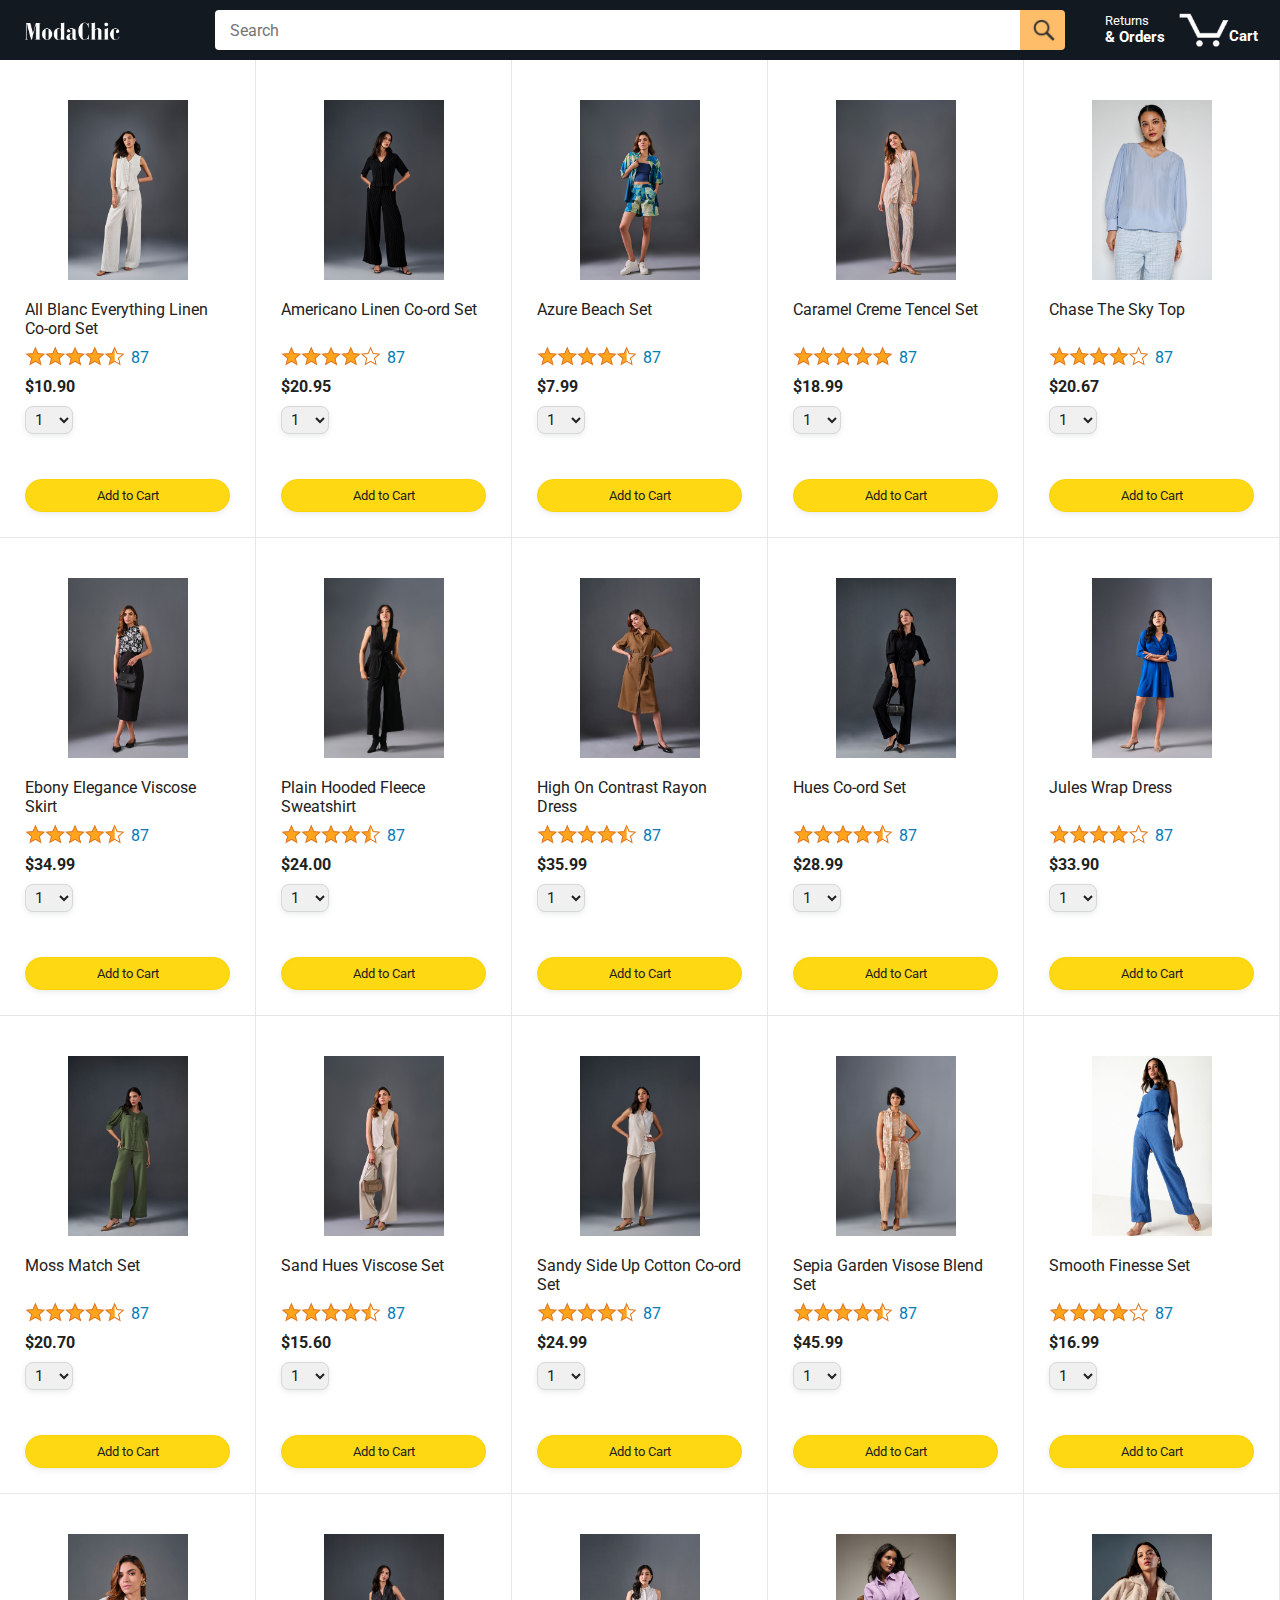
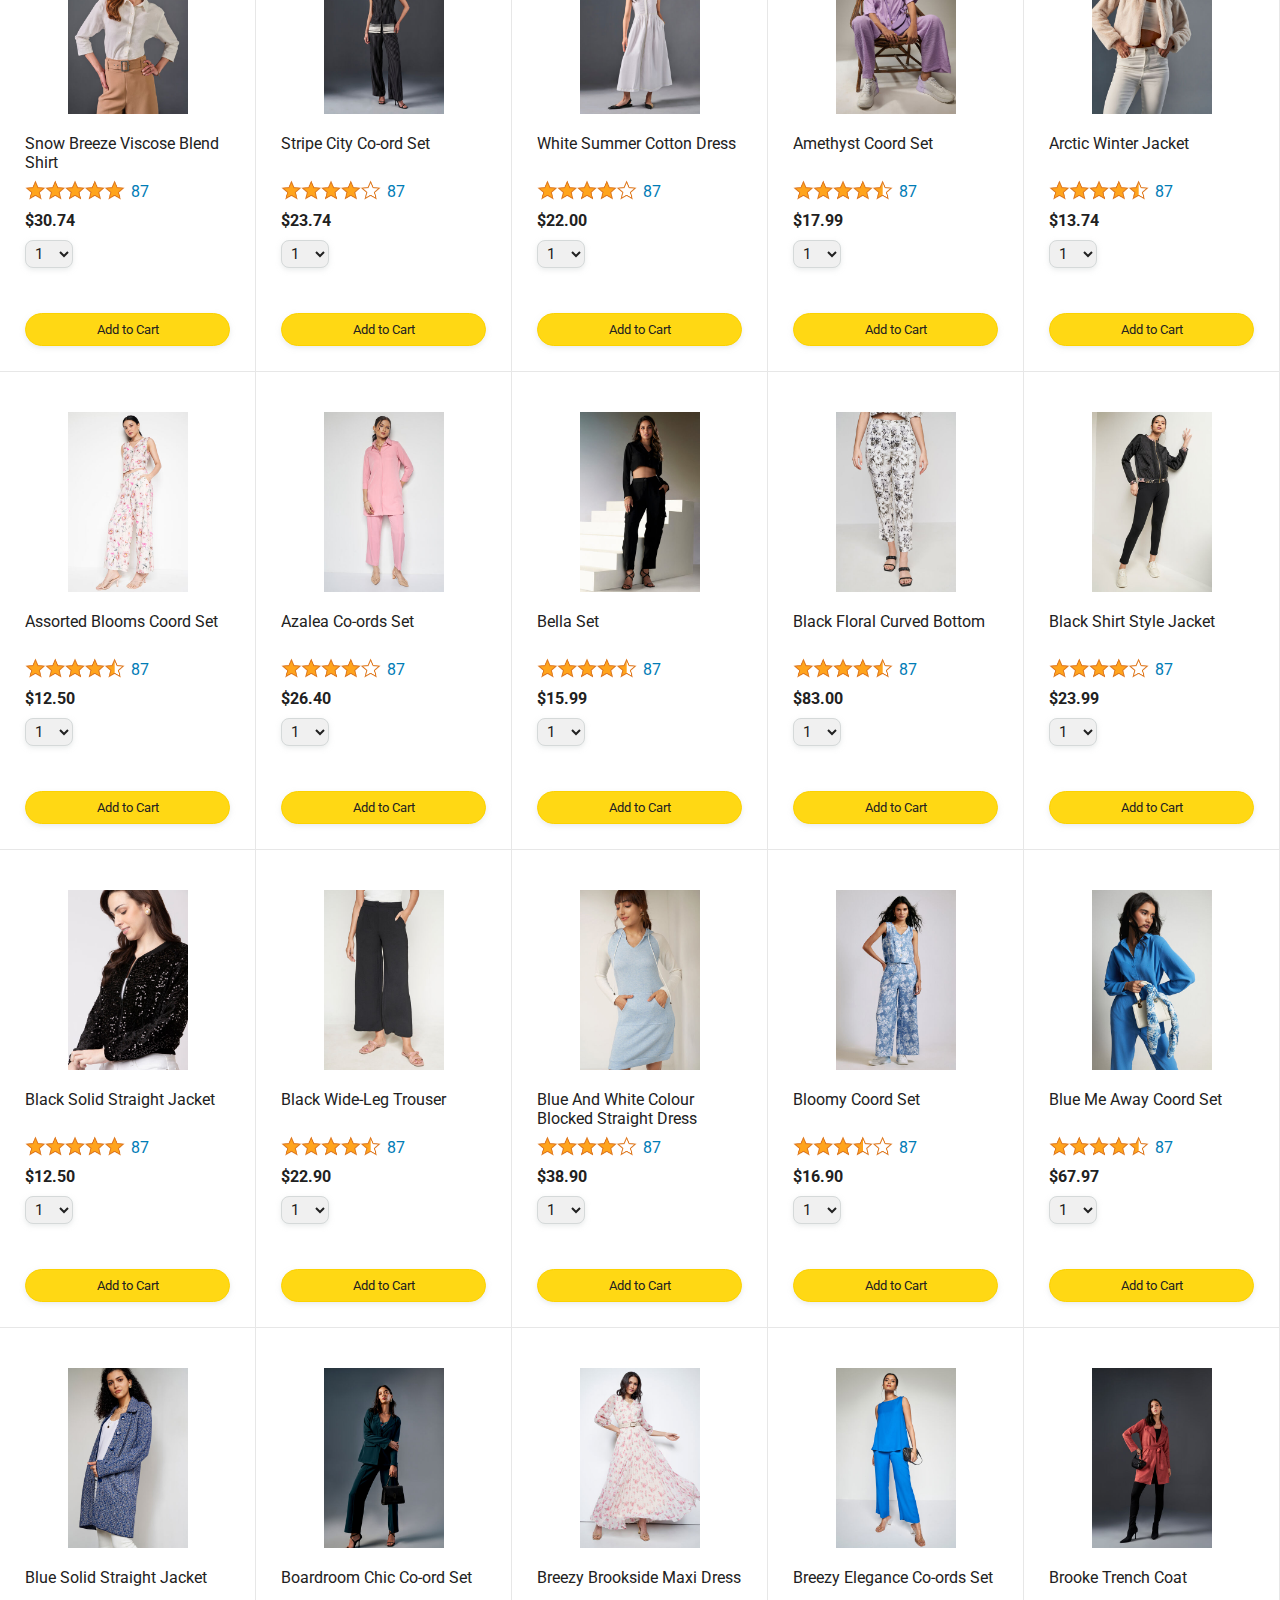
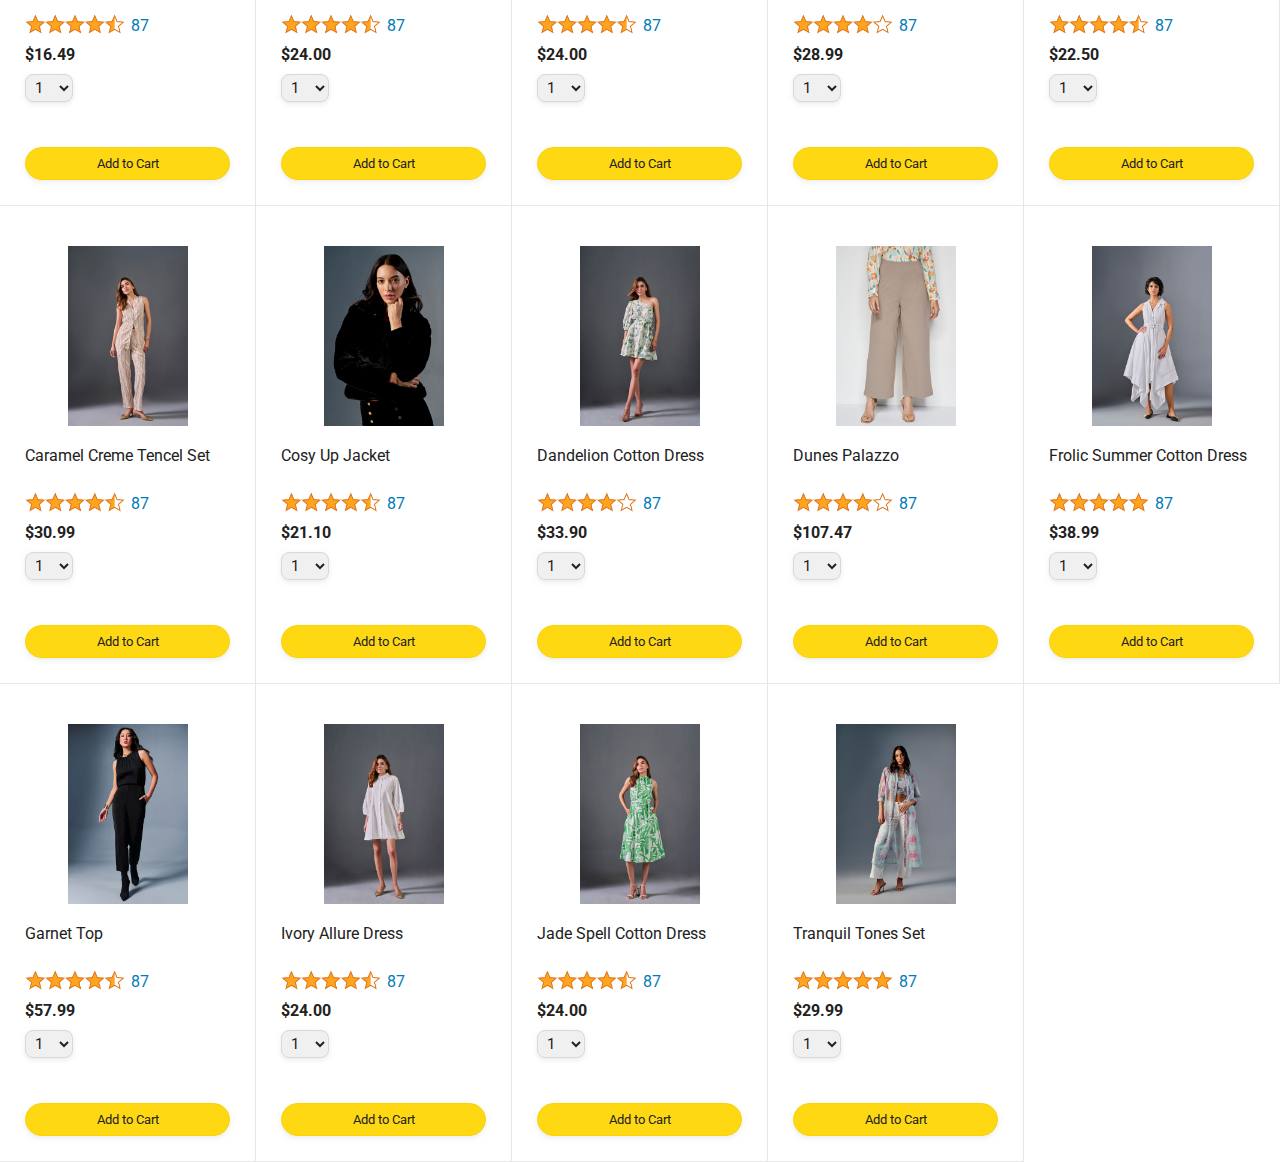
<file: javascript-amazon-project-main/index.html>
<!DOCTYPE html>
<html>
  <head>
    <title>Amazon Project</title>

    <!-- This code is needed for responsive design to work.
      (Responsive design = make the website look good on
      smaller screen sizes like a phone or a tablet). -->
    <meta name="viewport" content="width=device-width, initial-scale=1">

    <!-- Load a font called Roboto from Google Fonts. -->
    <link rel="preconnect" href="https://fonts.googleapis.com">
    <link rel="preconnect" href="https://fonts.gstatic.com" crossorigin>
    <link href="https://fonts.googleapis.com/css2?family=Roboto:wght@400;500;700&display=swap" rel="stylesheet">

    <!-- Here are the CSS files for this page. -->
    <link rel="stylesheet" href="styles/shared/general.css">
    <link rel="stylesheet" href="styles/shared/amazon-header.css">
    <link rel="stylesheet" href="styles/pages/amazon.css">
  </head>
  <body>
    <div class="amazon-header">
      <div class="amazon-header-left-section">
        <a href="amazon.html" class="header-link">
          <img class="amazon-logo"
            src="images/moda chic full white.png ">
          <img  style="width: 100px; height: 30px; "   class="amazon-mobile-logo"
            src="images/moda chic full white.png">
        </a>
      </div>

      <div class="amazon-header-middle-section">
        <input class="search-bar" type="text" placeholder="Search">

        <button class="search-button">
          <img class="search-icon" src="images/icons/search-icon.png">
        </button>
      </div>

      <div class="amazon-header-right-section">
        <a class="orders-link header-link" href="orders.html">
          <span class="returns-text">Returns</span>
          <span class="orders-text">& Orders</span>
        </a>

        <a class="cart-link header-link" href="checkout.html">
          <img class="cart-icon" src="images/icons/cart-icon.png">
          <div class="cart-quantity js-cart-quantity"></div>
          <div class="cart-text">Cart</div>
        </a>
      </div>
    </div>
    
    <div class="main">
      <div class="products-grid js-products-grid">
         
      </div>
    </div>

    
    <script type="module" src = "/scripts/amazon.js"></script> 
    <!-- entry point -->
  </body>
</html>
</file>
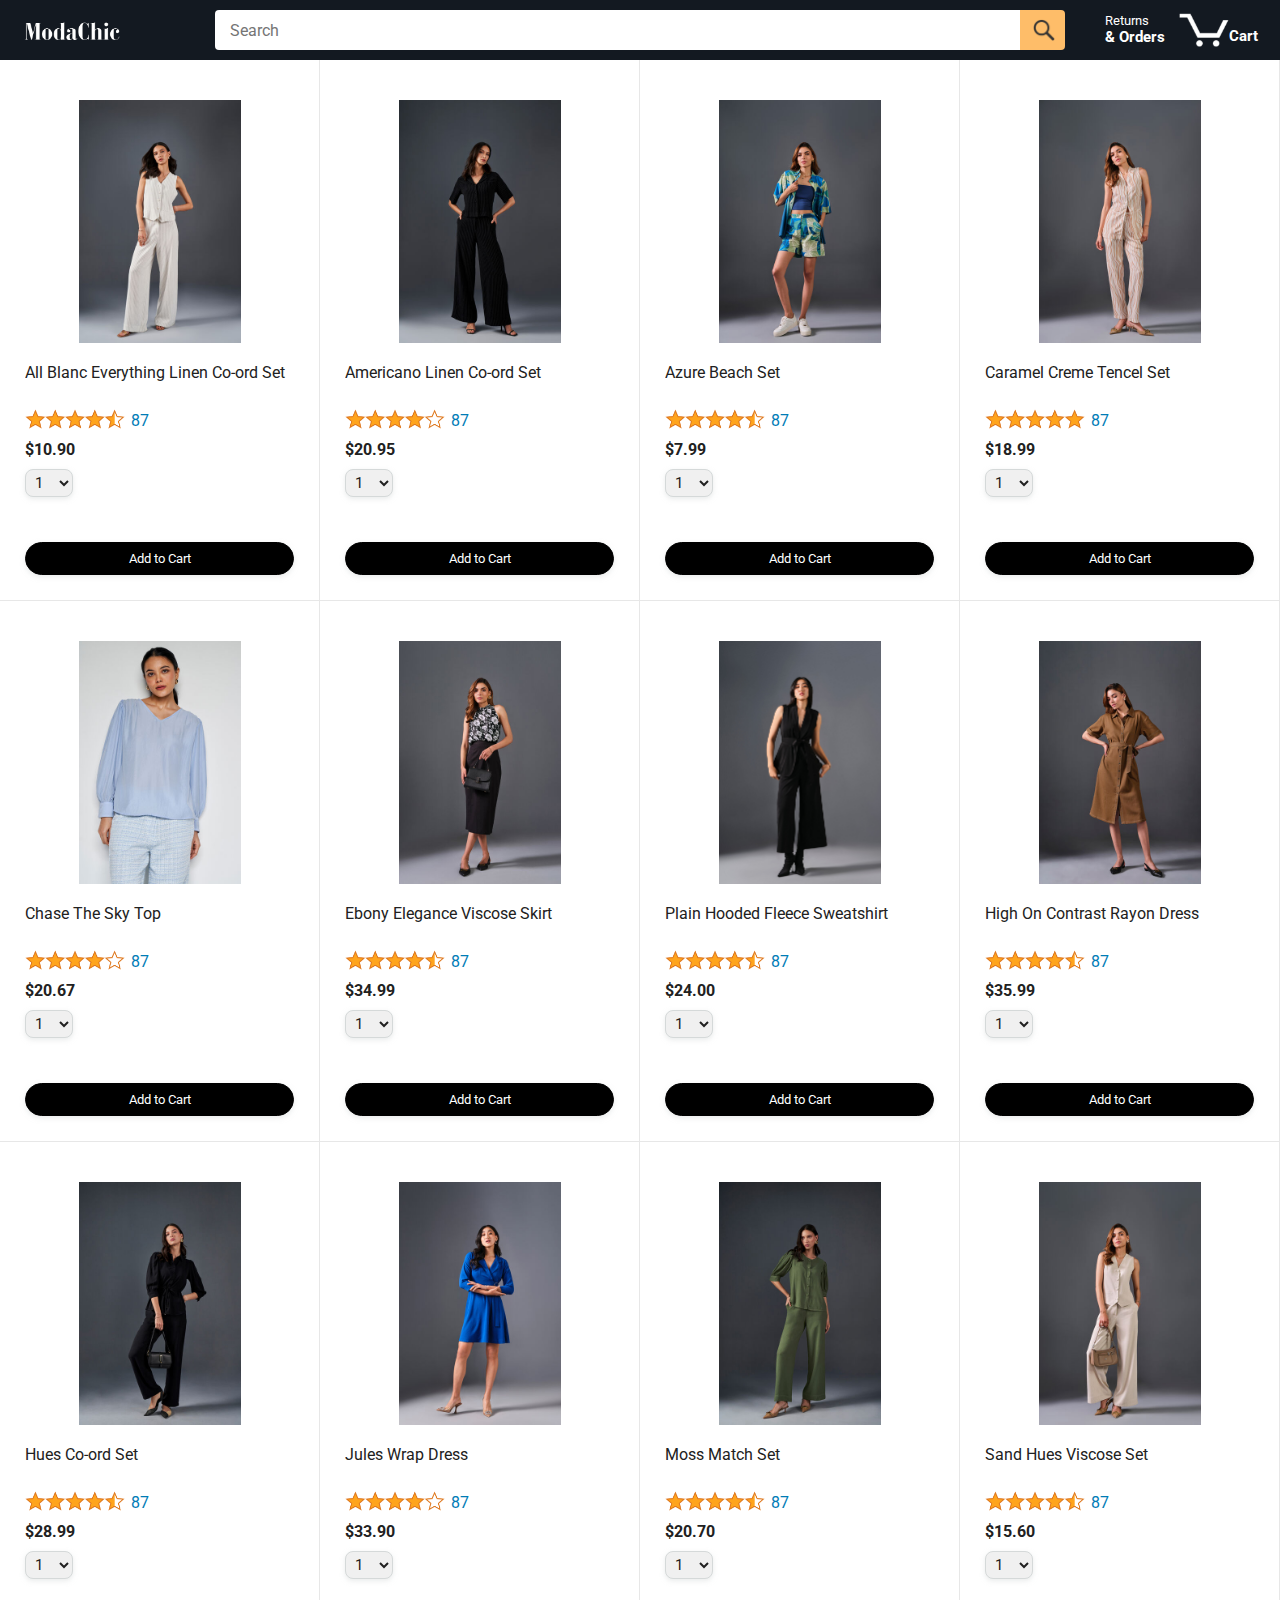
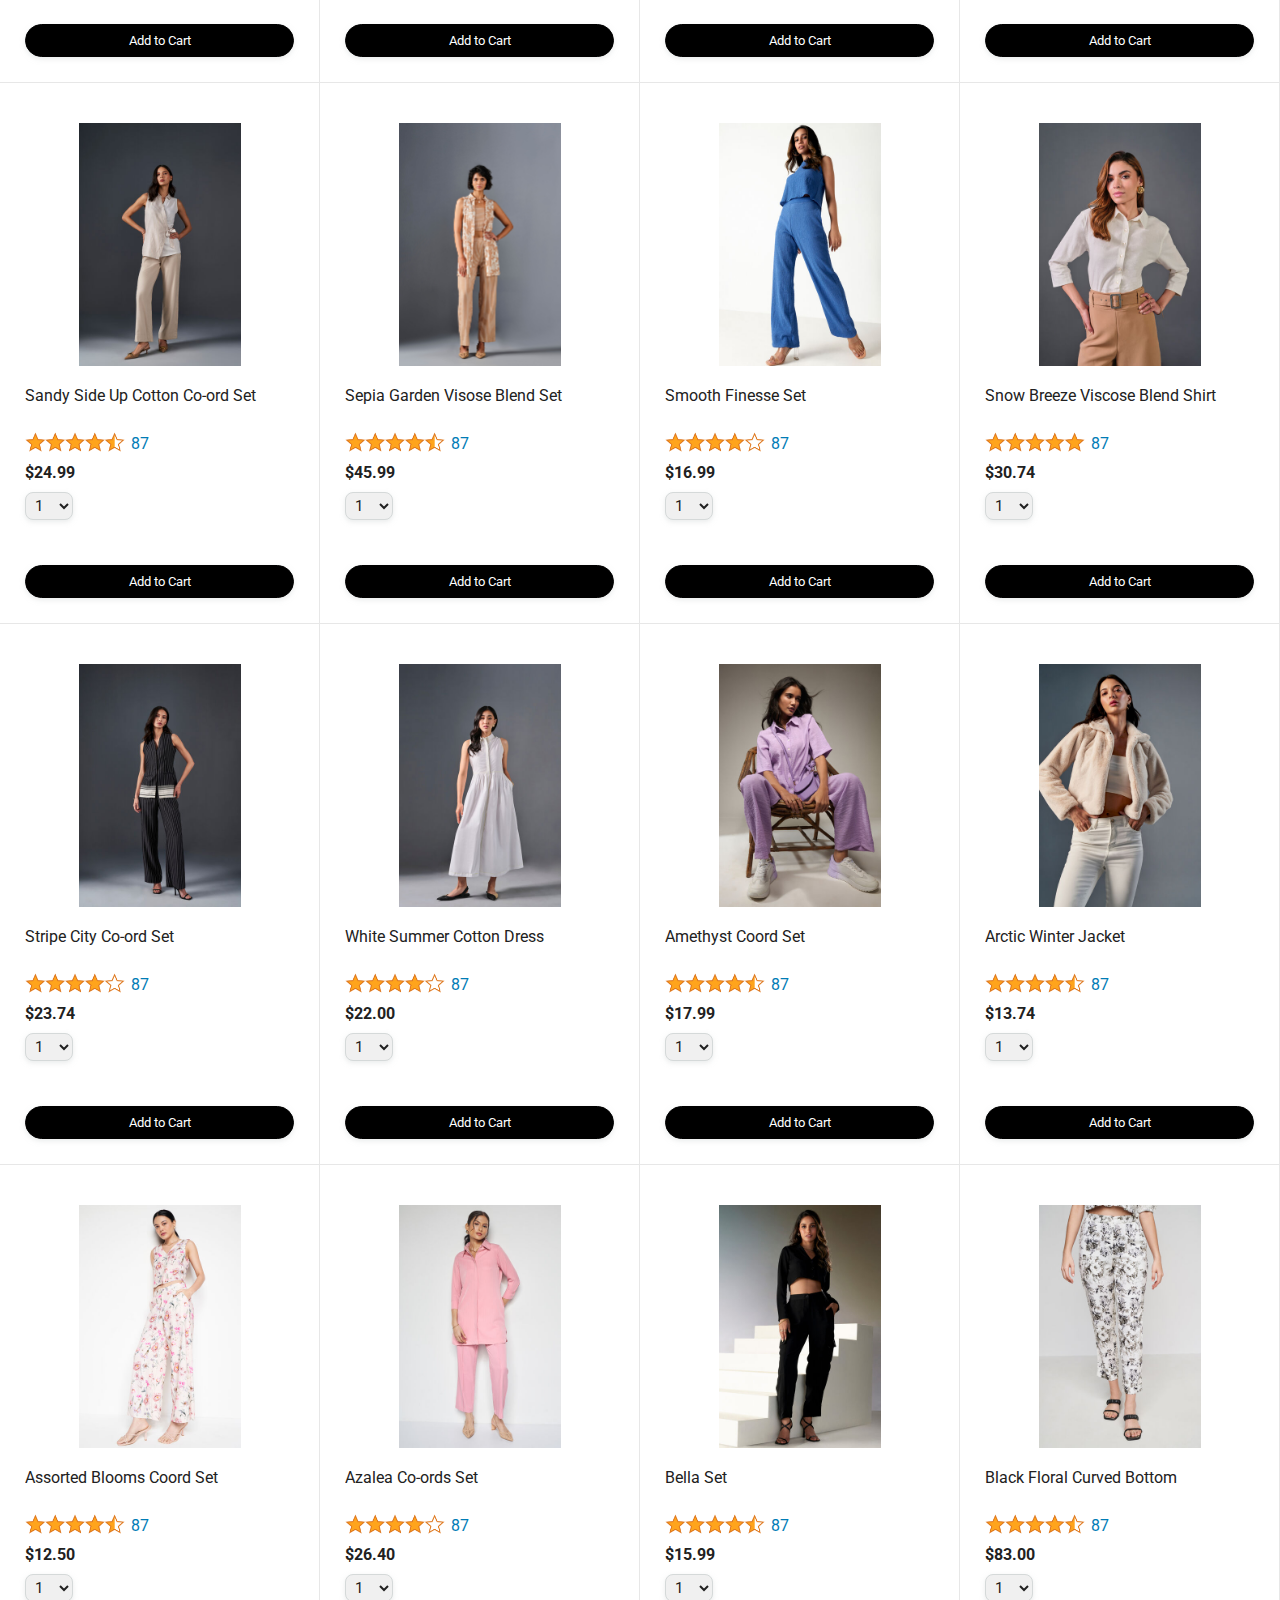
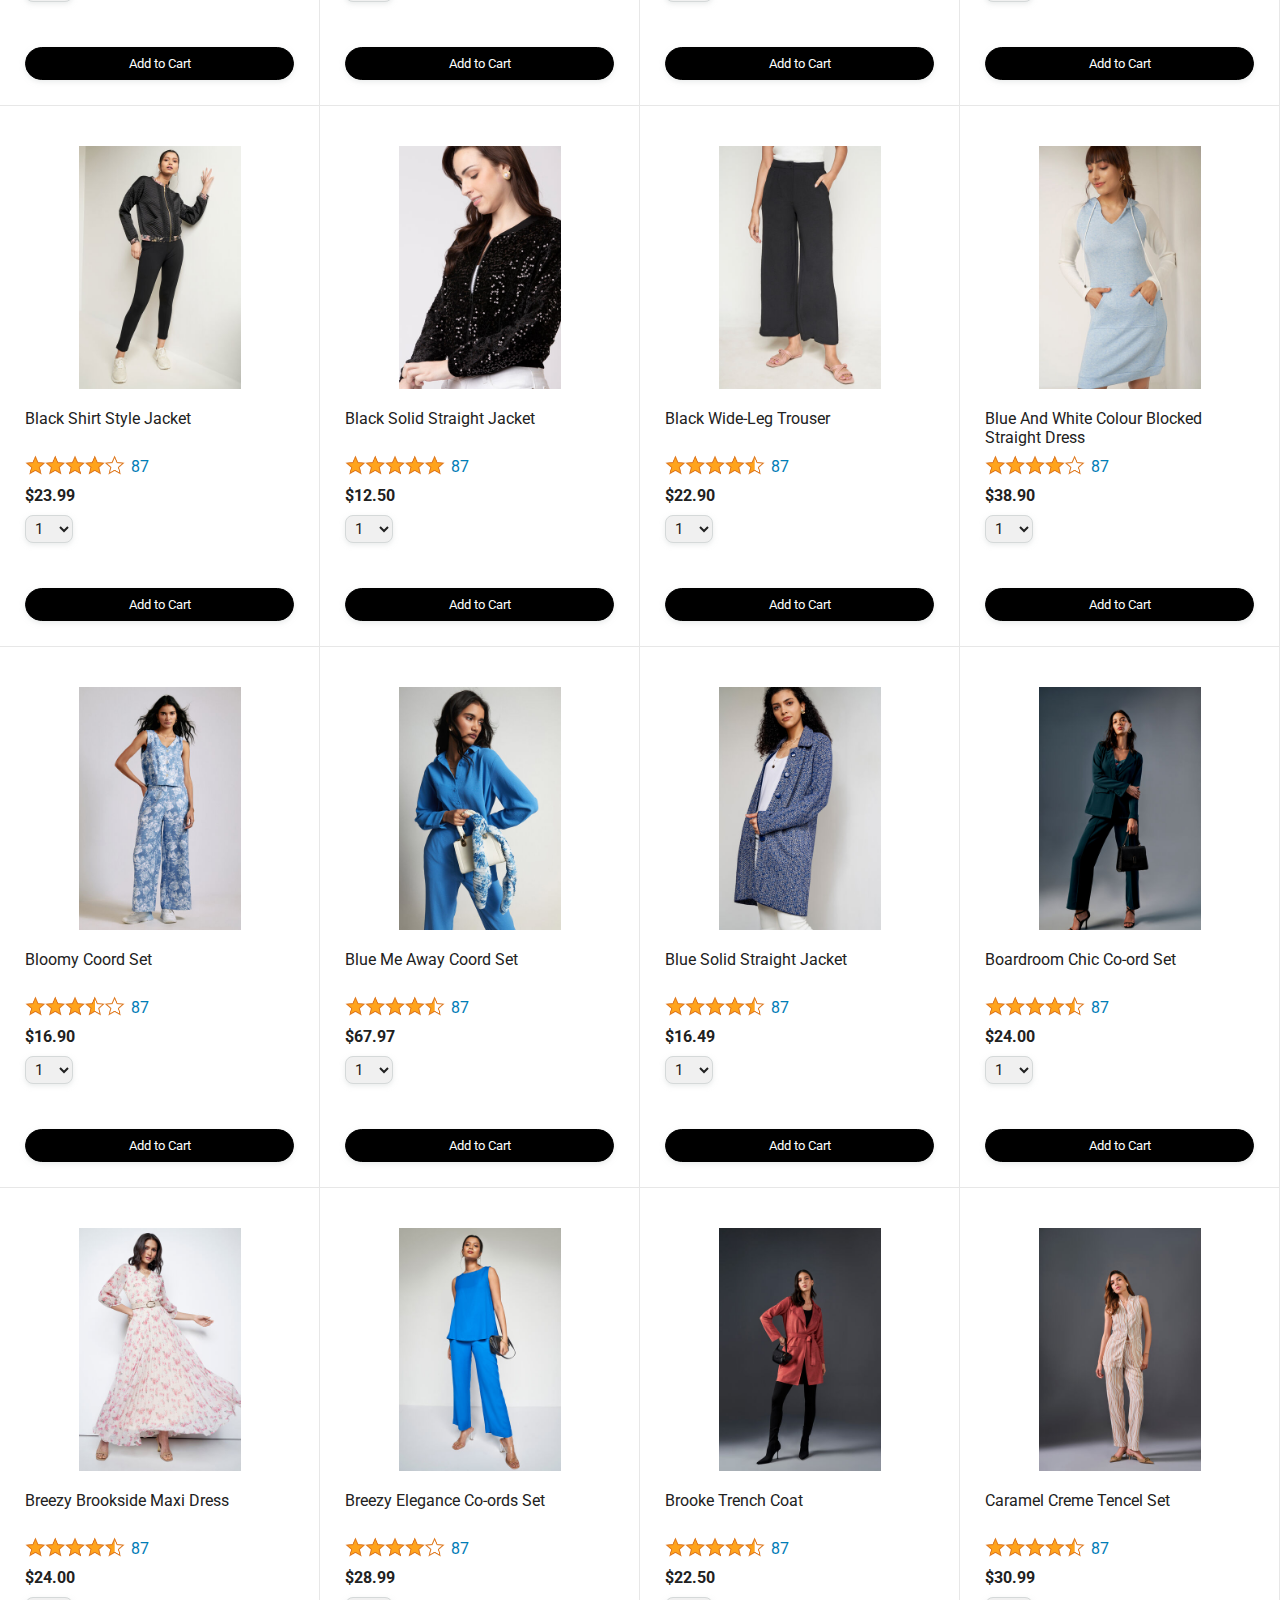
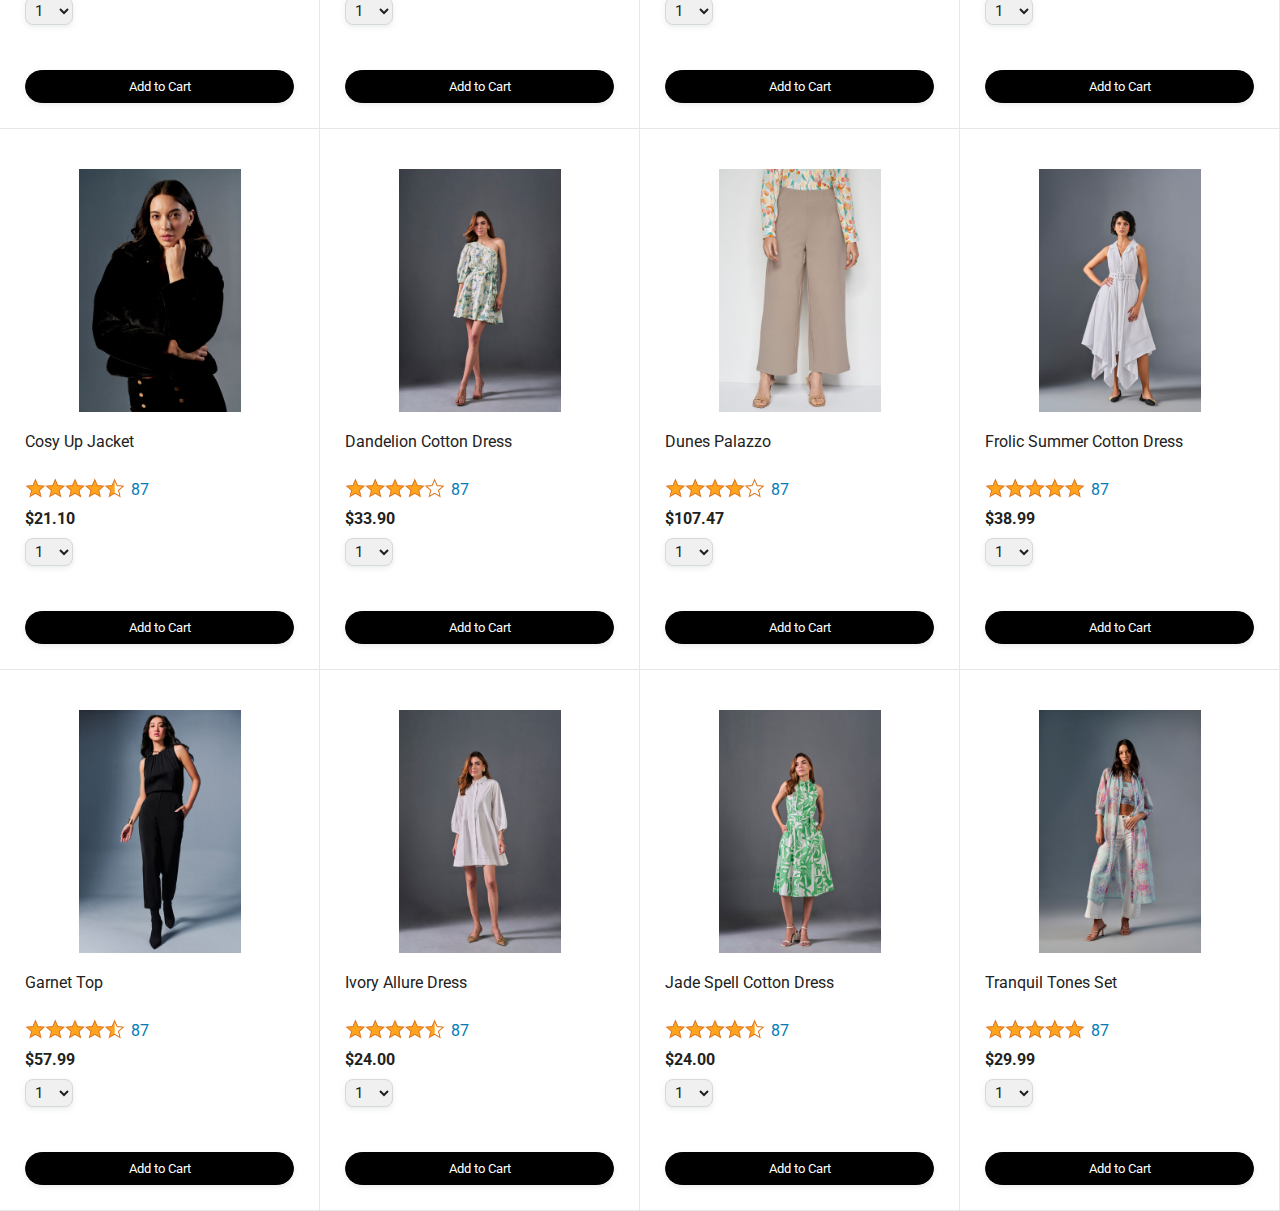
<file: amazon.html>
<!DOCTYPE html>
<html>
  <head>
    <title>Amazon Project</title>

    <!-- This code is needed for responsive design to work.
      (Responsive design = make the website look good on
      smaller screen sizes like a phone or a tablet). -->
    <meta name="viewport" content="width=device-width, initial-scale=1">

    <!-- Load a font called Roboto from Google Fonts. -->
    <link rel="preconnect" href="https://fonts.googleapis.com">
    <link rel="preconnect" href="https://fonts.gstatic.com" crossorigin>
    <link href="https://fonts.googleapis.com/css2?family=Roboto:wght@400;500;700&display=swap" rel="stylesheet">

    <!-- Here are the CSS files for this page. -->
    <link rel="stylesheet" href="styles/shared/general.css">
    <link rel="stylesheet" href="styles/shared/amazon-header.css">
    <link rel="stylesheet" href="styles/pages/amazon.css">
  </head>
  <body>
    <div class="amazon-header"> 
      <div class="amazon-header-left-section">
        <a href="amazon.html" class="header-link">
          <img class="amazon-logo"
            src="images/moda chic full white.png ">
          <img  class="amazon-mobile-logo"
            src="images/moda chic full white.png">
        </a>
      </div>

      <div class="amazon-header-middle-section">
        <input class="search-bar" type="text" placeholder="Search">

        <button class="search-button">
          <img class="search-icon" src="images/icons/search-icon.png">
        </button>
      </div>

      <div class="amazon-header-right-section">
        <a class="orders-link header-link" href="orders.html">
          <span class="returns-text">Returns</span>
          <span class="orders-text">& Orders</span>
        </a>

        <a class="cart-link header-link" href="checkout.html">
          <img class="cart-icon" src="images/icons/cart-icon.png">
          <div class="cart-quantity js-cart-quantity"></div>
          <div class="cart-text">Cart</div>
        </a>
      </div>
    </div>
    
    <div class="main">
      <div class="products-grid js-products-grid">
         
      </div>
    </div>

    
    <script type="module" src = "/scripts/amazon.js"></script> 
    <!-- entry point -->
  </body>
</html>
</file>
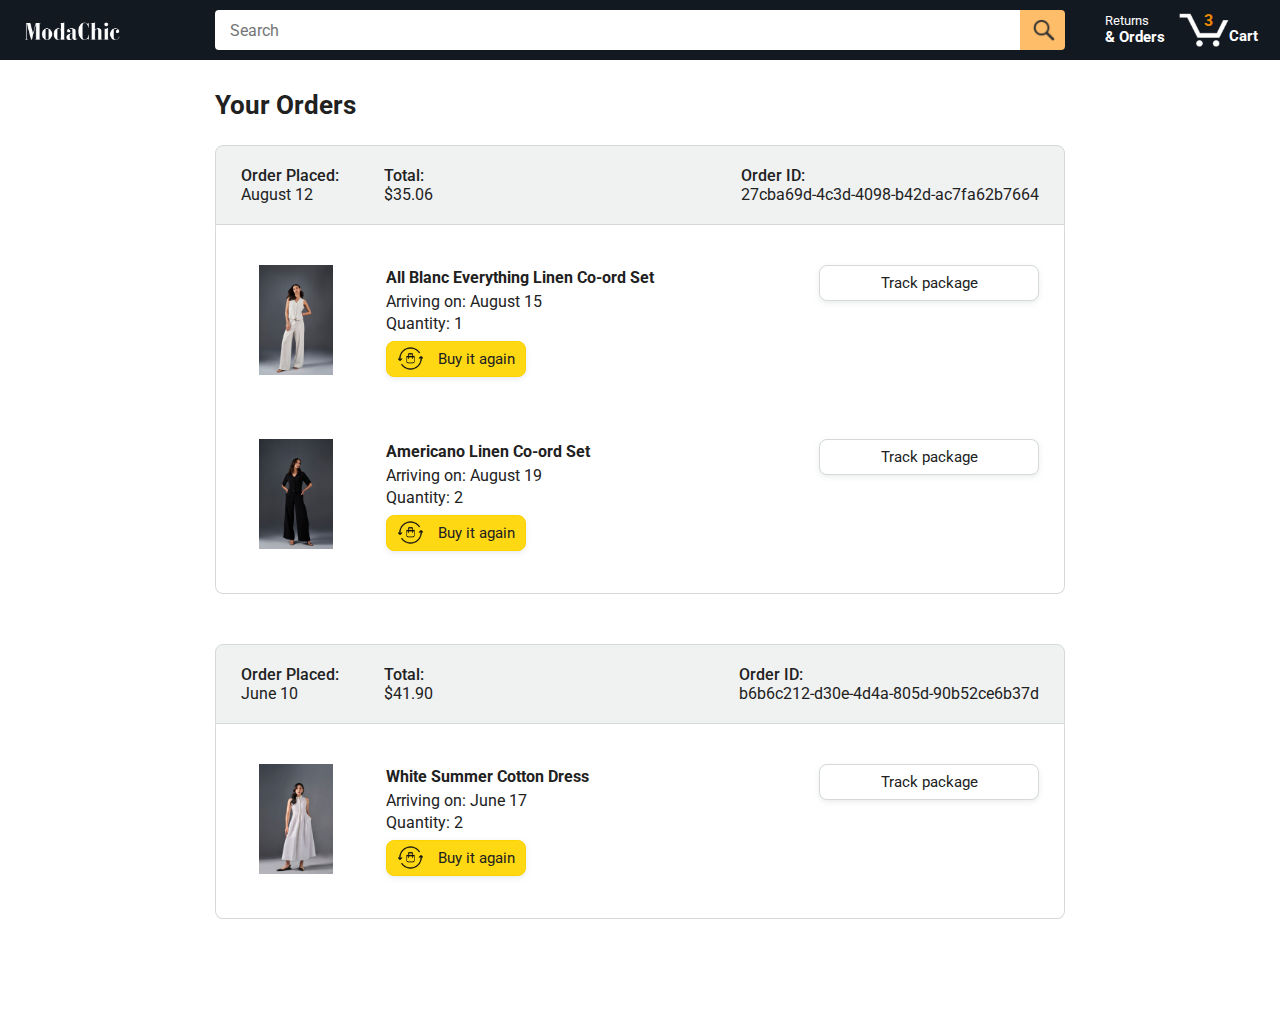
<file: orders.html>
<!DOCTYPE html>
<html>
  <head>
    <title>Orders</title>

    <!-- This code is needed for responsive design to work.
      (Responsive design = make the website look good on
      smaller screen sizes like a phone or a tablet). -->
    <meta name="viewport" content="width=device-width, initial-scale=1">

    <!-- Load a font called Roboto from Google Fonts. -->
    <link rel="preconnect" href="https://fonts.googleapis.com">
    <link rel="preconnect" href="https://fonts.gstatic.com" crossorigin>
    <link href="https://fonts.googleapis.com/css2?family=Roboto:wght@400;500;700&display=swap" rel="stylesheet">

    <!-- Here are the CSS files for this page. -->
    <link rel="stylesheet" href="styles/shared/general.css">
    <link rel="stylesheet" href="styles/shared/amazon-header.css">
    <link rel="stylesheet" href="styles/pages/orders.css">
  </head>
  <body>
    <div class="amazon-header">
      <div class="amazon-header-left-section">
        <a href="index.html" class="header-link">
          <img class="amazon-logo"
            src="images/moda chic full white.png">
          <img class="amazon-mobile-logo"
            src="images/moda chic full white.png">
        </a>
      </div>

      <div class="amazon-header-middle-section">
        <input class="search-bar" type="text" placeholder="Search">

        <button class="search-button">
          <img class="search-icon" src="images/icons/search-icon.png">
        </button>
      </div>

      <div class="amazon-header-right-section">
        <a class="orders-link header-link" href="orders.html">
          <span class="returns-text">Returns</span>
          <span class="orders-text">& Orders</span>
        </a>

        <a class="cart-link header-link" href="checkout.html">
          <img class="cart-icon" src="images/icons/cart-icon.png">
          <div class="cart-quantity">3</div>
          <div class="cart-text">Cart</div>
        </a>
      </div>
    </div>

    <div class="main">
      <div class="page-title">Your Orders</div>

      <div class="orders-grid">
        <div class="order-container">
          
          <div class="order-header">
            <div class="order-header-left-section">
              <div class="order-date">
                <div class="order-header-label">Order Placed:</div>
                <div>August 12</div>
              </div>
              <div class="order-total">
                <div class="order-header-label">Total:</div>
                <div>$35.06</div>
              </div>
            </div>

            <div class="order-header-right-section">
              <div class="order-header-label">Order ID:</div>
              <div>27cba69d-4c3d-4098-b42d-ac7fa62b7664</div>
            </div>
          </div>

          <div class="order-details-grid">
            <div class="product-image-container">
              <img src="images/products1/all blanc everything linen co-ord set.jpg">
            </div>

            <div class="product-details">
              <div class="product-name">
                All Blanc Everything Linen Co-ord Set
              </div>
              <div class="product-delivery-date">
                Arriving on: August 15
              </div>
              <div class="product-quantity">
                Quantity: 1
              </div>
              <button class="buy-again-button button-primary">
                <img class="buy-again-icon" src="images/icons/buy-again.png">
                <span class="buy-again-message">Buy it again</span>
              </button>
            </div>

            <div class="product-actions">
              <a href="tracking.html">
                <button class="track-package-button button-secondary">
                  Track package
                </button>
              </a>
            </div>

            <div class="product-image-container">
              <img src="images/products1/americano linen co-ord set.jpg">
            </div>

            <div class="product-details">
              <div class="product-name">
                Americano Linen Co-ord Set
              </div>
              <div class="product-delivery-date">
                Arriving on: August 19
              </div>
              <div class="product-quantity">
                Quantity: 2
              </div>
              <button class="buy-again-button button-primary">
                <img class="buy-again-icon" src="images/icons/buy-again.png">
                <span class="buy-again-message">Buy it again</span>
              </button>
            </div>

            <div class="product-actions">
              <a href="tracking.html">
                <button class="track-package-button button-secondary">
                  Track package
                </button>
              </a>
            </div>
          </div>
        </div>

        <div class="order-container">

          <div class="order-header">
            <div class="order-header-left-section">
              <div class="order-date">
                <div class="order-header-label">Order Placed:</div>
                <div>June 10</div>
              </div>
              <div class="order-total">
                <div class="order-header-label">Total:</div>
                <div>$41.90</div>
              </div>
            </div>

            <div class="order-header-right-section">
              <div class="order-header-label">Order ID:</div>
              <div>b6b6c212-d30e-4d4a-805d-90b52ce6b37d</div>
            </div>
          </div>

          <div class="order-details-grid">
            <div class="product-image-container">
              <img src="images/products1/white summer cotton dress.jpg">
            </div>

            <div class="product-details">
              <div class="product-name">
                White Summer Cotton Dress
              </div>
              <div class="product-delivery-date">
                Arriving on: June 17
              </div>
              <div class="product-quantity">
                Quantity: 2
              </div>
              <button class="buy-again-button button-primary">
                <img class="buy-again-icon" src="images/icons/buy-again.png">
                <span class="buy-again-message">Buy it again</span>
              </button>
            </div>

            <div class="product-actions">
              <a href="tracking.html">
                <button class="track-package-button button-secondary">
                  Track package
                </button>
              </a>
            </div>
          </div>
        </div>
      </div>
    </div>
  </body>
</html>
</file>
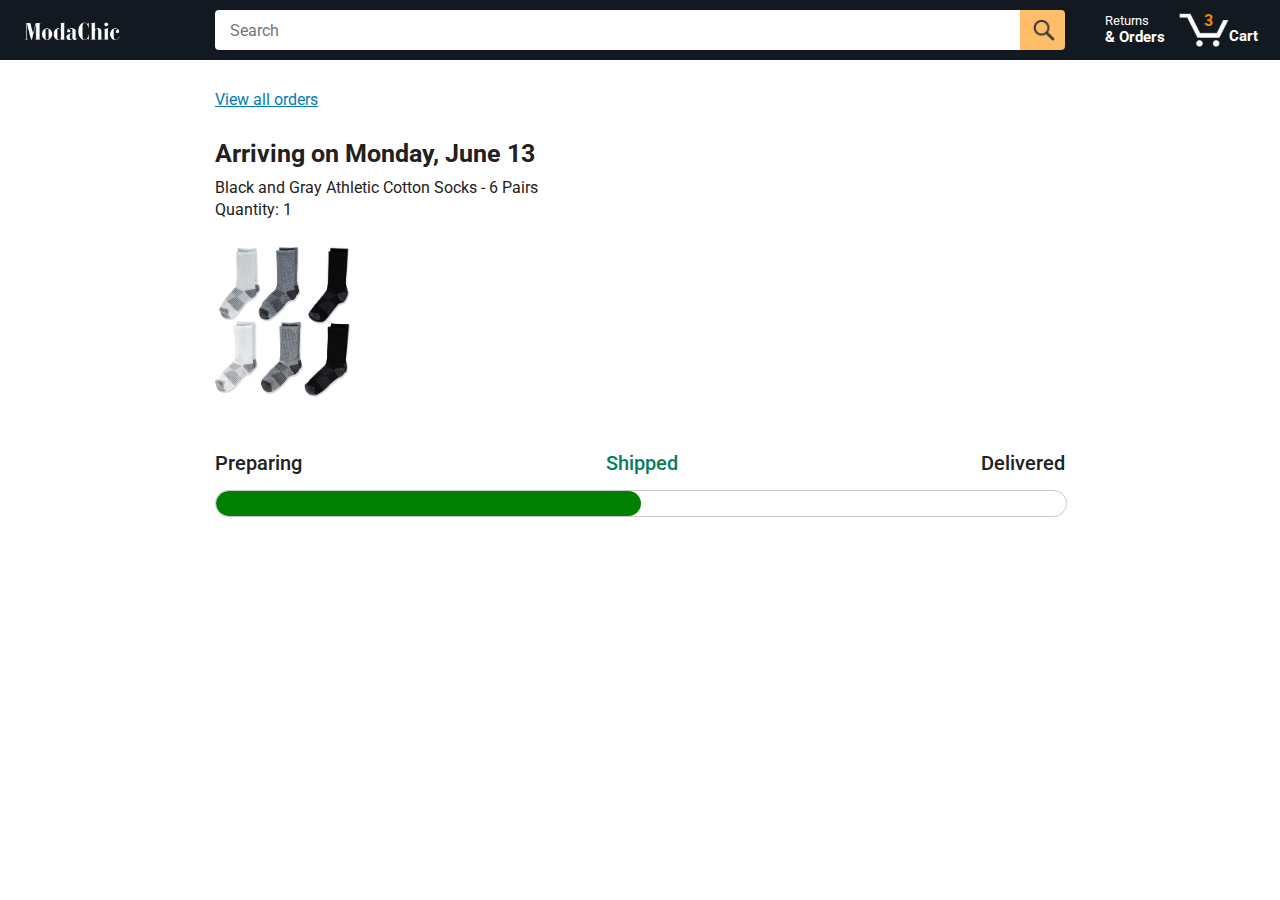
<file: tracking.html>
<!DOCTYPE html>
<html>
  <head>
    <title>Tracking</title>

    <!-- This code is needed for responsive design to work.
      (Responsive design = make the website look good on
      smaller screen sizes like a phone or a tablet). -->
    <meta name="viewport" content="width=device-width, initial-scale=1">

    <!-- Load a font called Roboto from Google Fonts. -->
    <link rel="preconnect" href="https://fonts.googleapis.com">
    <link rel="preconnect" href="https://fonts.gstatic.com" crossorigin>
    <link href="https://fonts.googleapis.com/css2?family=Roboto:wght@400;500;700&display=swap" rel="stylesheet">

    <!-- Here are the CSS files for this page. -->
    <link rel="stylesheet" href="styles/shared/general.css">
    <link rel="stylesheet" href="styles/shared/amazon-header.css">
    <link rel="stylesheet" href="styles/pages/tracking.css">
  </head>
  <body>
    <div class="amazon-header">
      <div class="amazon-header-left-section">
        <a href="index.html" class="header-link">
          <img class="amazon-logo"
            src="images/moda chic full white.png">
          <img class="amazon-mobile-logo"
            src="images/moda chic full white.png">
        </a>
      </div>

      <div class="amazon-header-middle-section">
        <input class="search-bar" type="text" placeholder="Search">

        <button class="search-button">
          <img class="search-icon" src="images/icons/search-icon.png">
        </button>
      </div>

      <div class="amazon-header-right-section">
        <a class="orders-link header-link" href="orders.html">
          <span class="returns-text">Returns</span>
          <span class="orders-text">& Orders</span>
        </a>

        <a class="cart-link header-link" href="checkout.html">
          <img class="cart-icon" src="images/icons/cart-icon.png">
          <div class="cart-quantity">3</div>
          <div class="cart-text">Cart</div>
        </a>
      </div>
    </div>

    <div class="main">
      <div class="order-tracking">
        <a class="back-to-orders-link link-primary" href="orders.html">
          View all orders
        </a>

        <div class="delivery-date">
          Arriving on Monday, June 13
        </div>

        <div class="product-info">
          Black and Gray Athletic Cotton Socks - 6 Pairs
        </div>

        <div class="product-info">
          Quantity: 1
        </div>

        <img class="product-image" src="images/products/athletic-cotton-socks-6-pairs.jpg">

        <div class="progress-labels-container">
          <div class="progress-label">
            Preparing
          </div>
          <div class="progress-label current-status">
            Shipped
          </div>
          <div class="progress-label">
            Delivered
          </div>
        </div>

        <div class="progress-bar-container">
          <div class="progress-bar"></div>
        </div>
      </div>
    </div>
  </body>
</html>
</file>
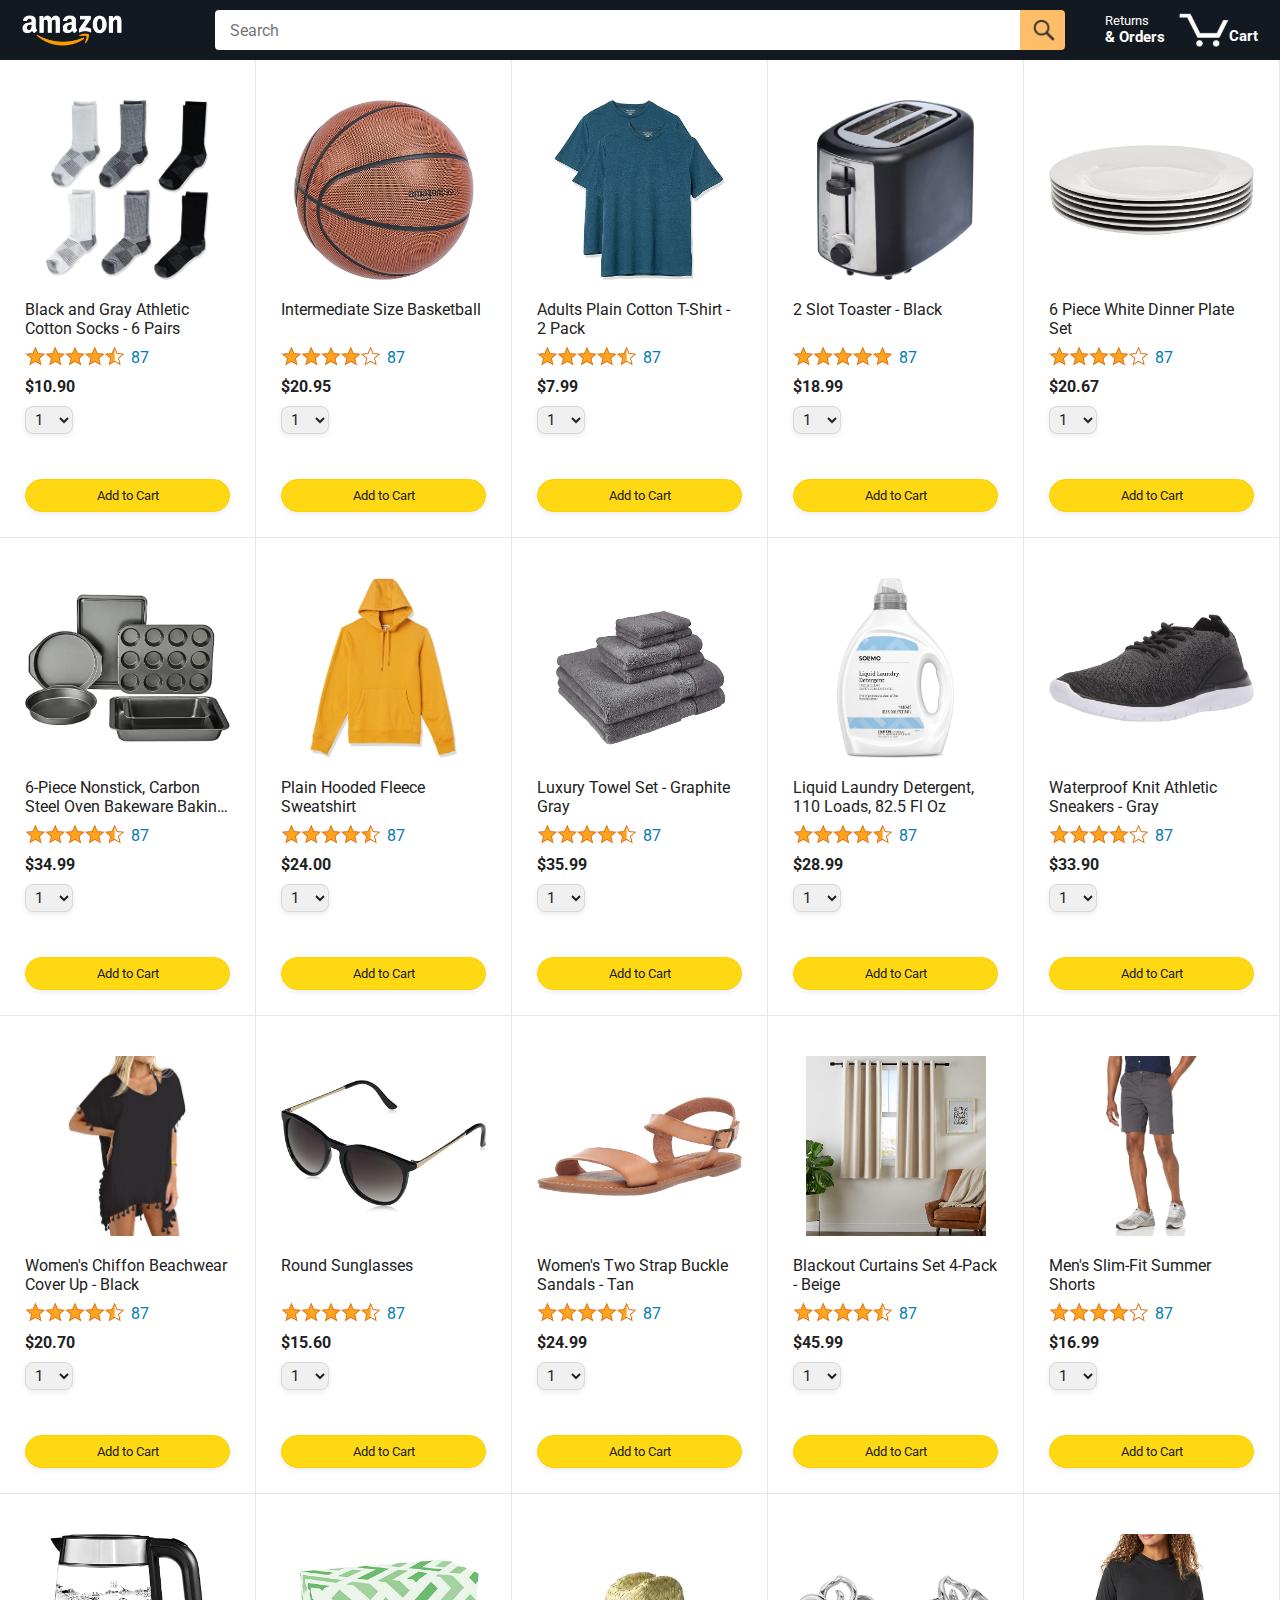
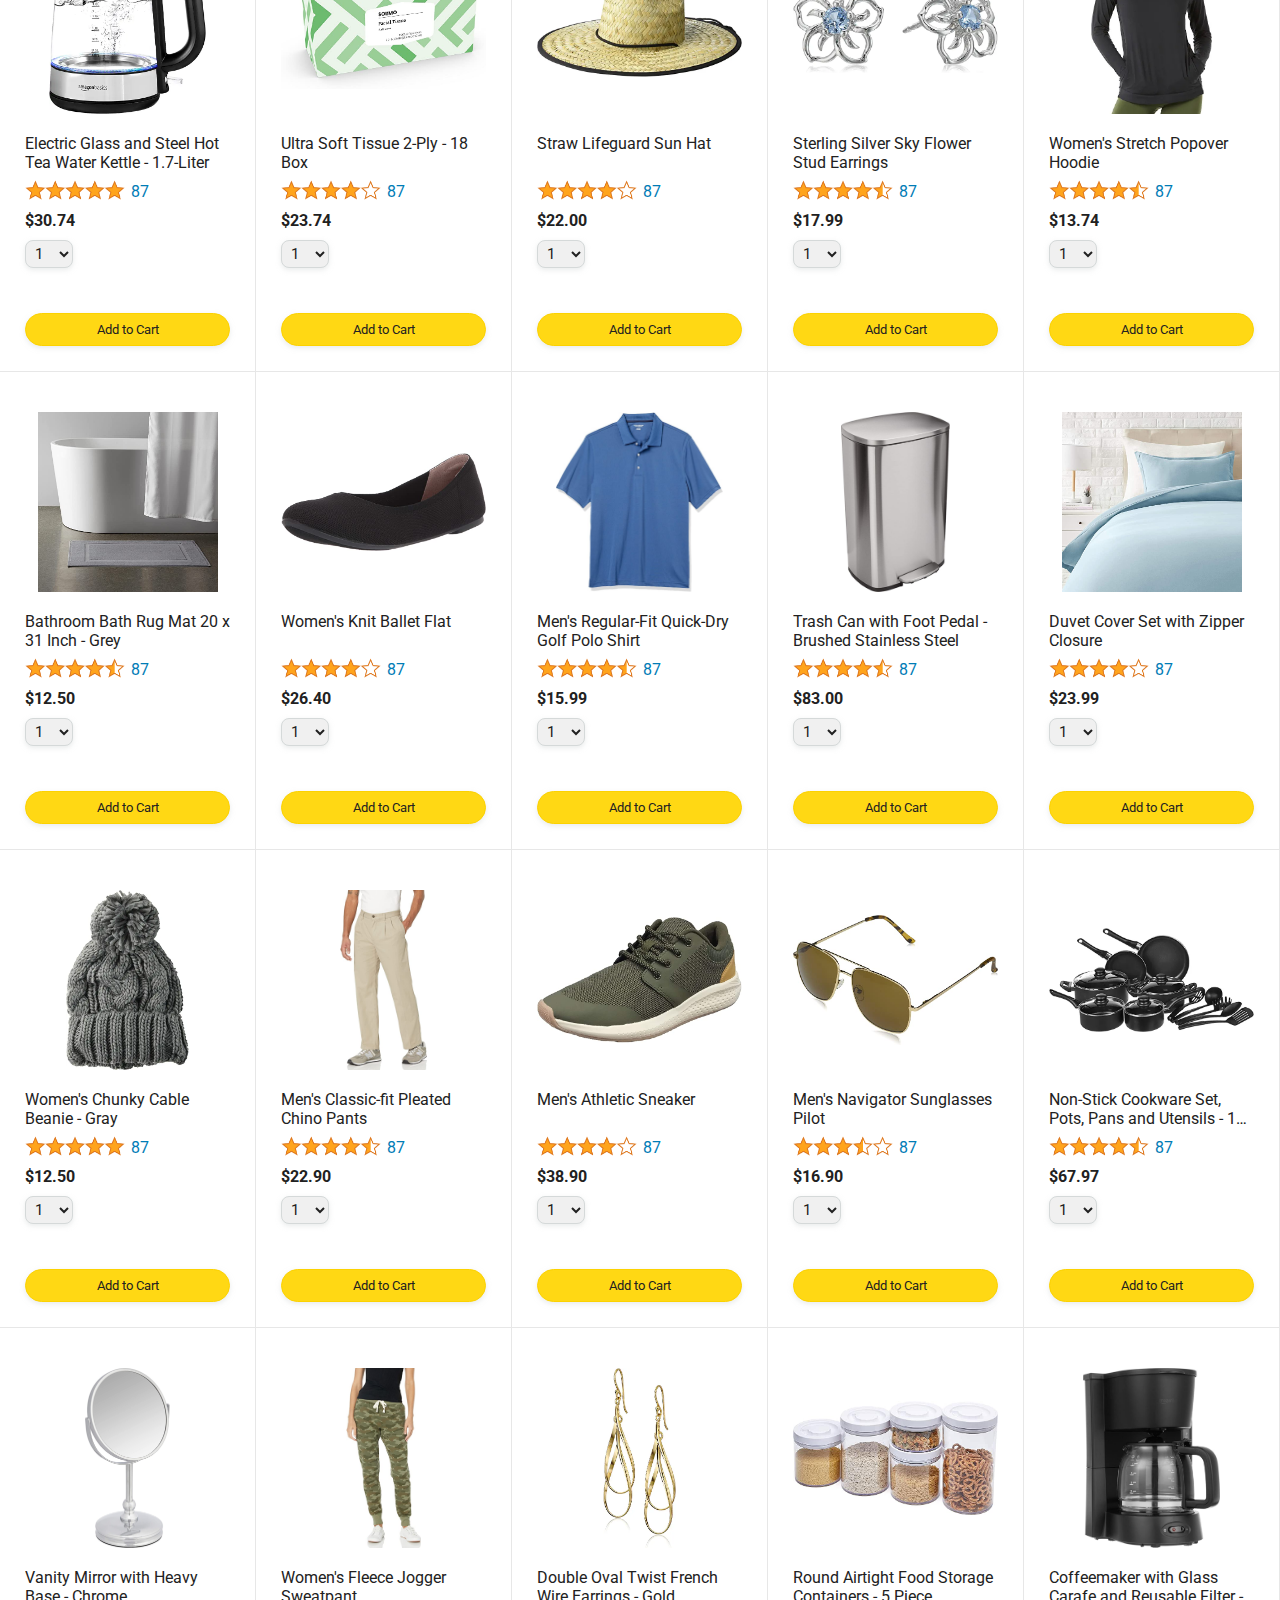
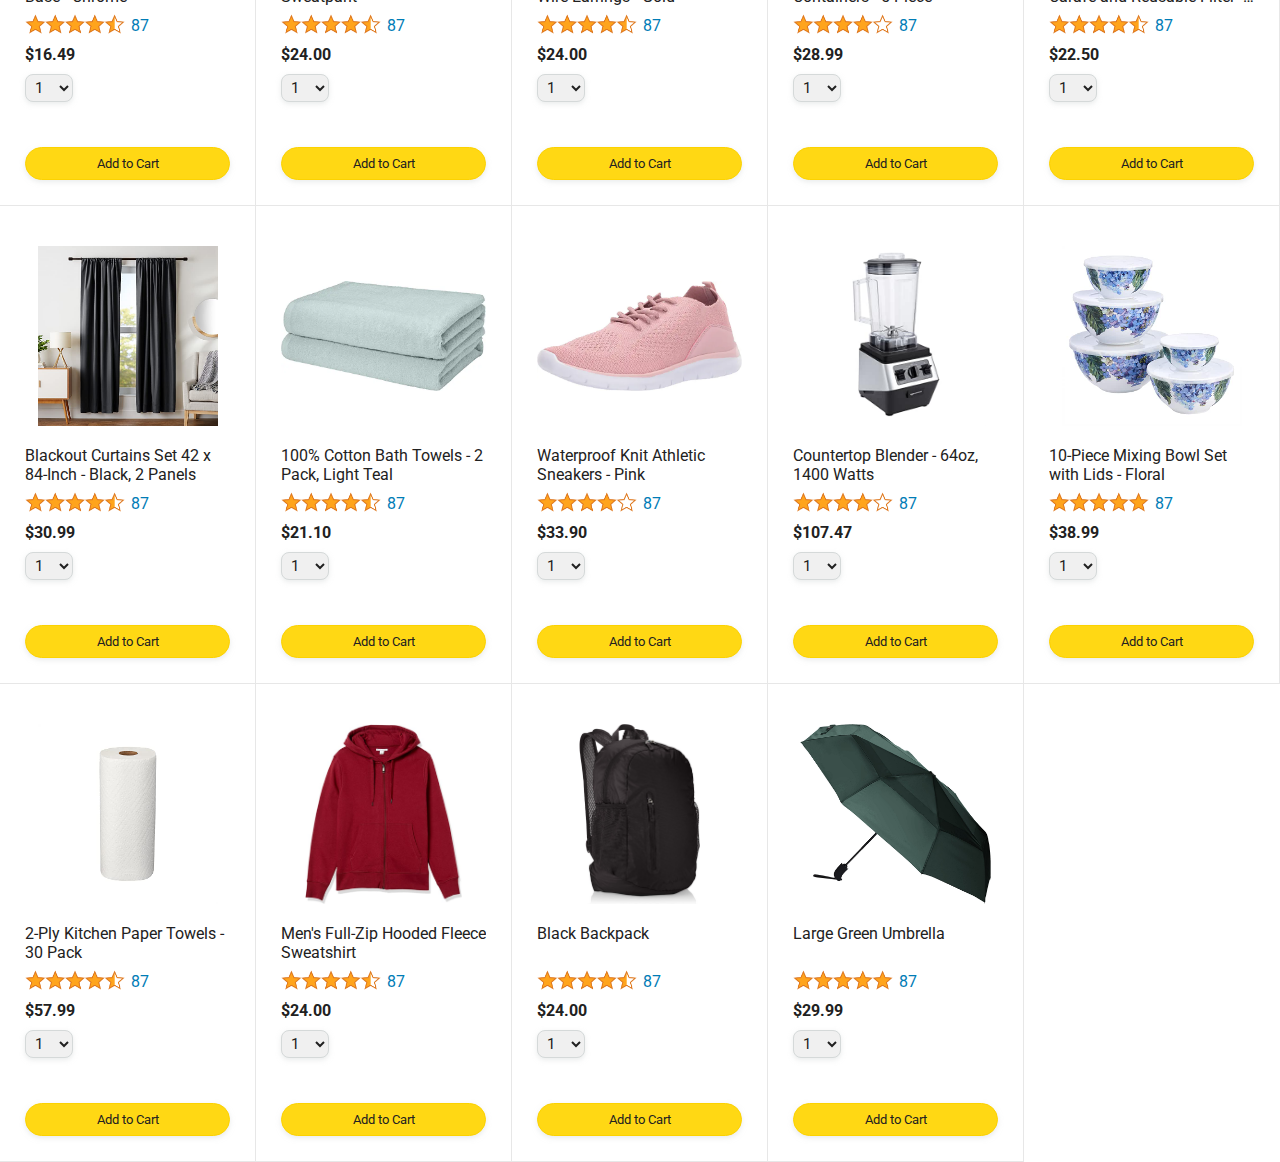
<file: javascript-amazon-project-main/amazon.html>
<!DOCTYPE html>
<html>
  <head>
    <title>Amazon Project</title>

    <!-- This code is needed for responsive design to work.
      (Responsive design = make the website look good on
      smaller screen sizes like a phone or a tablet). -->
    <meta name="viewport" content="width=device-width, initial-scale=1">

    <!-- Load a font called Roboto from Google Fonts. -->
    <link rel="preconnect" href="https://fonts.googleapis.com">
    <link rel="preconnect" href="https://fonts.gstatic.com" crossorigin>
    <link href="https://fonts.googleapis.com/css2?family=Roboto:wght@400;500;700&display=swap" rel="stylesheet">

    <!-- Here are the CSS files for this page. -->
    <link rel="stylesheet" href="styles/shared/general.css">
    <link rel="stylesheet" href="styles/shared/amazon-header.css">
    <link rel="stylesheet" href="styles/pages/amazon.css">
  </head>
  <body>
    <div class="amazon-header">
      <div class="amazon-header-left-section">
        <a href="amazon.html" class="header-link">
          <img class="amazon-logo"
            src="images/amazon-logo-white.png ">
          <img  class="amazon-mobile-logo"
            src="images/amazon-mobile-logo-white.png">
        </a>
      </div>

      <div class="amazon-header-middle-section">
        <input class="search-bar" type="text" placeholder="Search">

        <button class="search-button">
          <img class="search-icon" src="images/icons/search-icon.png">
        </button>
      </div>

      <div class="amazon-header-right-section">
        <a class="orders-link header-link" href="orders.html">
          <span class="returns-text">Returns</span>
          <span class="orders-text">& Orders</span>
        </a>

        <a class="cart-link header-link" href="checkout.html">
          <img class="cart-icon" src="images/icons/cart-icon.png">
          <div class="cart-quantity js-cart-quantity"></div>
          <div class="cart-text">Cart</div>
        </a>
      </div>
    </div>
    
    <div class="main">
      <div class="products-grid js-products-grid">
         
      </div>
    </div>

    
    <script type="module" src = "/javascript-amazon-project-main/scripts/amazon.js"></script> 
    <!-- entry point -->
  </body>
</html>
</file>
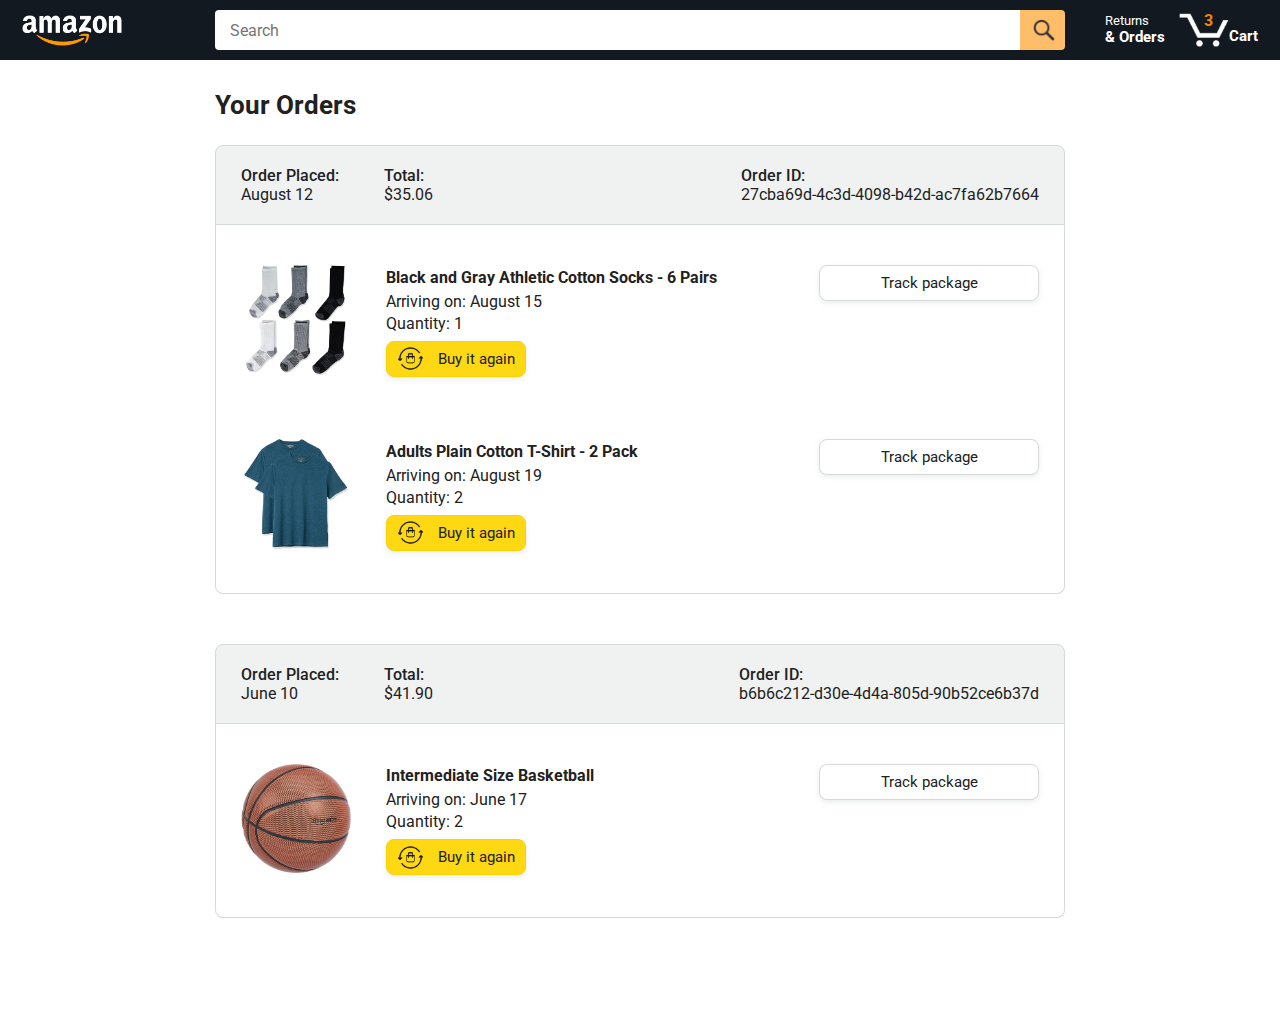
<file: javascript-amazon-project-main/orders.html>
<!DOCTYPE html>
<html>
  <head>
    <title>Orders</title>

    <!-- This code is needed for responsive design to work.
      (Responsive design = make the website look good on
      smaller screen sizes like a phone or a tablet). -->
    <meta name="viewport" content="width=device-width, initial-scale=1">

    <!-- Load a font called Roboto from Google Fonts. -->
    <link rel="preconnect" href="https://fonts.googleapis.com">
    <link rel="preconnect" href="https://fonts.gstatic.com" crossorigin>
    <link href="https://fonts.googleapis.com/css2?family=Roboto:wght@400;500;700&display=swap" rel="stylesheet">

    <!-- Here are the CSS files for this page. -->
    <link rel="stylesheet" href="styles/shared/general.css">
    <link rel="stylesheet" href="styles/shared/amazon-header.css">
    <link rel="stylesheet" href="styles/pages/orders.css">
  </head>
  <body>
    <div class="amazon-header">
      <div class="amazon-header-left-section">
        <a href="amazon.html" class="header-link">
          <img class="amazon-logo"
            src="images/amazon-logo-white.png">
          <img class="amazon-mobile-logo"
            src="images/amazon-mobile-logo-white.png">
        </a>
      </div>

      <div class="amazon-header-middle-section">
        <input class="search-bar" type="text" placeholder="Search">

        <button class="search-button">
          <img class="search-icon" src="images/icons/search-icon.png">
        </button>
      </div>

      <div class="amazon-header-right-section">
        <a class="orders-link header-link" href="orders.html">
          <span class="returns-text">Returns</span>
          <span class="orders-text">& Orders</span>
        </a>

        <a class="cart-link header-link" href="checkout.html">
          <img class="cart-icon" src="images/icons/cart-icon.png">
          <div class="cart-quantity">3</div>
          <div class="cart-text">Cart</div>
        </a>
      </div>
    </div>

    <div class="main">
      <div class="page-title">Your Orders</div>

      <div class="orders-grid">
        <div class="order-container">
          
          <div class="order-header">
            <div class="order-header-left-section">
              <div class="order-date">
                <div class="order-header-label">Order Placed:</div>
                <div>August 12</div>
              </div>
              <div class="order-total">
                <div class="order-header-label">Total:</div>
                <div>$35.06</div>
              </div>
            </div>

            <div class="order-header-right-section">
              <div class="order-header-label">Order ID:</div>
              <div>27cba69d-4c3d-4098-b42d-ac7fa62b7664</div>
            </div>
          </div>

          <div class="order-details-grid">
            <div class="product-image-container">
              <img src="images/products/athletic-cotton-socks-6-pairs.jpg">
            </div>

            <div class="product-details">
              <div class="product-name">
                Black and Gray Athletic Cotton Socks - 6 Pairs
              </div>
              <div class="product-delivery-date">
                Arriving on: August 15
              </div>
              <div class="product-quantity">
                Quantity: 1
              </div>
              <button class="buy-again-button button-primary">
                <img class="buy-again-icon" src="images/icons/buy-again.png">
                <span class="buy-again-message">Buy it again</span>
              </button>
            </div>

            <div class="product-actions">
              <a href="tracking.html">
                <button class="track-package-button button-secondary">
                  Track package
                </button>
              </a>
            </div>

            <div class="product-image-container">
              <img src="images/products/adults-plain-cotton-tshirt-2-pack-teal.jpg">
            </div>

            <div class="product-details">
              <div class="product-name">
                Adults Plain Cotton T-Shirt - 2 Pack
              </div>
              <div class="product-delivery-date">
                Arriving on: August 19
              </div>
              <div class="product-quantity">
                Quantity: 2
              </div>
              <button class="buy-again-button button-primary">
                <img class="buy-again-icon" src="images/icons/buy-again.png">
                <span class="buy-again-message">Buy it again</span>
              </button>
            </div>

            <div class="product-actions">
              <a href="tracking.html">
                <button class="track-package-button button-secondary">
                  Track package
                </button>
              </a>
            </div>
          </div>
        </div>

        <div class="order-container">

          <div class="order-header">
            <div class="order-header-left-section">
              <div class="order-date">
                <div class="order-header-label">Order Placed:</div>
                <div>June 10</div>
              </div>
              <div class="order-total">
                <div class="order-header-label">Total:</div>
                <div>$41.90</div>
              </div>
            </div>

            <div class="order-header-right-section">
              <div class="order-header-label">Order ID:</div>
              <div>b6b6c212-d30e-4d4a-805d-90b52ce6b37d</div>
            </div>
          </div>

          <div class="order-details-grid">
            <div class="product-image-container">
              <img src="images/products/intermediate-composite-basketball.jpg">
            </div>

            <div class="product-details">
              <div class="product-name">
                Intermediate Size Basketball
              </div>
              <div class="product-delivery-date">
                Arriving on: June 17
              </div>
              <div class="product-quantity">
                Quantity: 2
              </div>
              <button class="buy-again-button button-primary">
                <img class="buy-again-icon" src="images/icons/buy-again.png">
                <span class="buy-again-message">Buy it again</span>
              </button>
            </div>

            <div class="product-actions">
              <a href="tracking.html">
                <button class="track-package-button button-secondary">
                  Track package
                </button>
              </a>
            </div>
          </div>
        </div>
      </div>
    </div>
  </body>
</html>
</file>
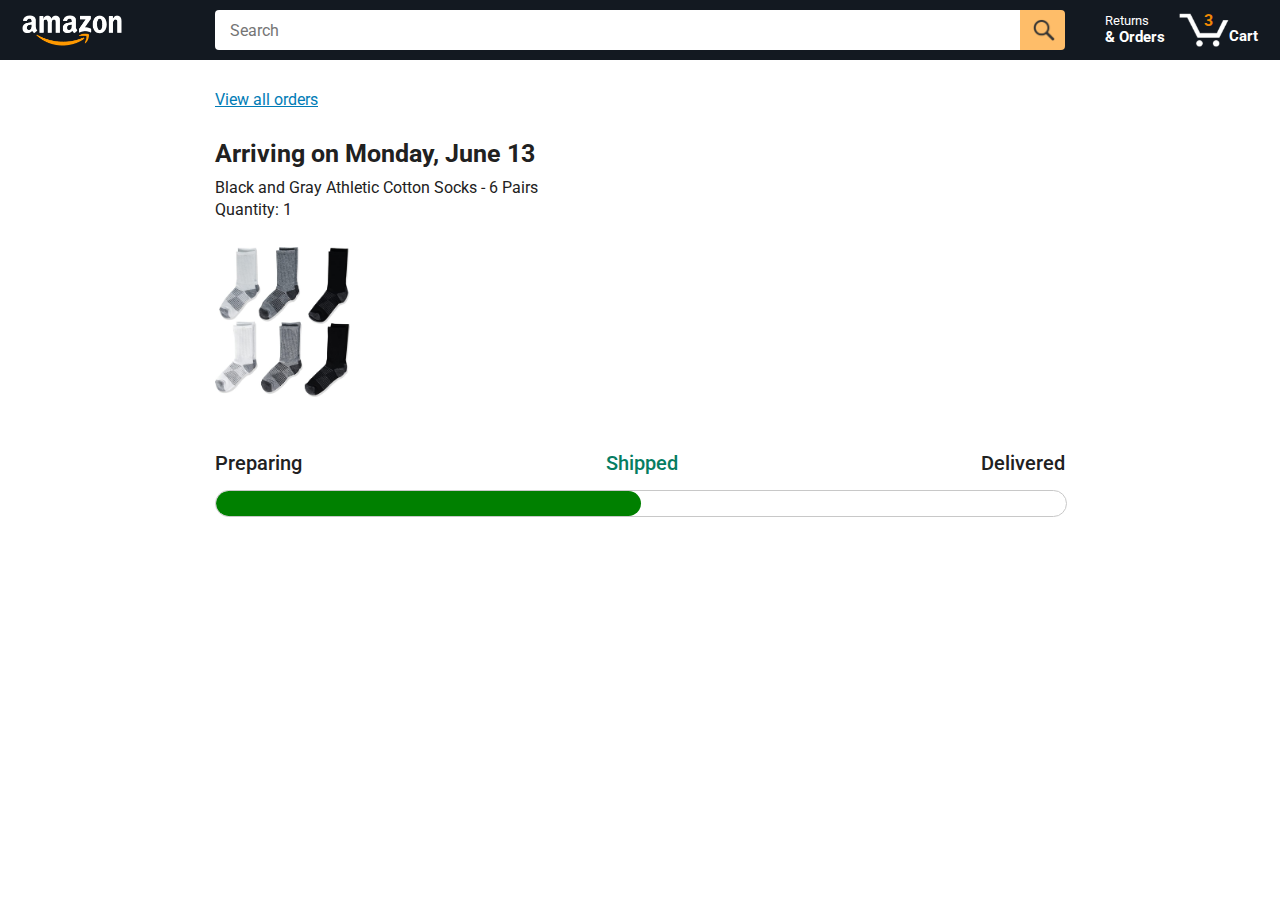
<file: javascript-amazon-project-main/tracking.html>
<!DOCTYPE html>
<html>
  <head>
    <title>Tracking</title>

    <!-- This code is needed for responsive design to work.
      (Responsive design = make the website look good on
      smaller screen sizes like a phone or a tablet). -->
    <meta name="viewport" content="width=device-width, initial-scale=1">

    <!-- Load a font called Roboto from Google Fonts. -->
    <link rel="preconnect" href="https://fonts.googleapis.com">
    <link rel="preconnect" href="https://fonts.gstatic.com" crossorigin>
    <link href="https://fonts.googleapis.com/css2?family=Roboto:wght@400;500;700&display=swap" rel="stylesheet">

    <!-- Here are the CSS files for this page. -->
    <link rel="stylesheet" href="styles/shared/general.css">
    <link rel="stylesheet" href="styles/shared/amazon-header.css">
    <link rel="stylesheet" href="styles/pages/tracking.css">
  </head>
  <body>
    <div class="amazon-header">
      <div class="amazon-header-left-section">
        <a href="amazon.html" class="header-link">
          <img class="amazon-logo"
            src="images/amazon-logo-white.png">
          <img class="amazon-mobile-logo"
            src="images/amazon-mobile-logo-white.png">
        </a>
      </div>

      <div class="amazon-header-middle-section">
        <input class="search-bar" type="text" placeholder="Search">

        <button class="search-button">
          <img class="search-icon" src="images/icons/search-icon.png">
        </button>
      </div>

      <div class="amazon-header-right-section">
        <a class="orders-link header-link" href="orders.html">
          <span class="returns-text">Returns</span>
          <span class="orders-text">& Orders</span>
        </a>

        <a class="cart-link header-link" href="checkout.html">
          <img class="cart-icon" src="images/icons/cart-icon.png">
          <div class="cart-quantity">3</div>
          <div class="cart-text">Cart</div>
        </a>
      </div>
    </div>

    <div class="main">
      <div class="order-tracking">
        <a class="back-to-orders-link link-primary" href="orders.html">
          View all orders
        </a>

        <div class="delivery-date">
          Arriving on Monday, June 13
        </div>

        <div class="product-info">
          Black and Gray Athletic Cotton Socks - 6 Pairs
        </div>

        <div class="product-info">
          Quantity: 1
        </div>

        <img class="product-image" src="images/products/athletic-cotton-socks-6-pairs.jpg">

        <div class="progress-labels-container">
          <div class="progress-label">
            Preparing
          </div>
          <div class="progress-label current-status">
            Shipped
          </div>
          <div class="progress-label">
            Delivered
          </div>
        </div>

        <div class="progress-bar-container">
          <div class="progress-bar"></div>
        </div>
      </div>
    </div>
  </body>
</html>
</file>
<file: javascript-amazon-project-main/styles/shared/general.css>
body {
  font-family: Roboto, Arial;
  color: rgb(33, 33, 33);
  /* The <body> element has a default margin of 8px
     on all sides. This removes the default margins. */
  margin: 0;
}

/* <p> elements have a default margin on the top
   and bottom. This removes the default margins. */
p {
  margin: 0;
}

button {
  cursor: pointer;
}

select {
  cursor: pointer;
}

input, select, button {
  font-family: Roboto, Arial;
}

.button-primary {
  color: rgb(33, 33, 33);
  background-color: rgb(255, 216, 20);
  border: 1px solid rgb(252, 210, 0);
  border-radius: 8px;
  cursor: pointer;
  box-shadow: 0 2px 5px rgba(213, 217, 217, 0.5);
}

.button-primary:hover {
  background-color: rgb(247, 202, 0);
  border: 1px solid rgb(242, 194, 0);
}

.button-primary:active {
  background: rgb(255, 216, 20);
  border-color: rgb(252, 210, 0);
  box-shadow: none;
}

.button-secondary {
  color: rgb(33, 33, 33);
  background: white;
  border: 1px solid rgb(213, 217, 217);
  border-radius: 8px;
  cursor: pointer;
  box-shadow: 0 2px 5px rgba(213, 217, 217, 0.5);
}

.button-secondary:hover {
  background-color: rgb(247, 250, 250);
}

.button-secondary:active {
  background-color: rgb(237, 253, 255);
  box-shadow: none;
}

/* These styles will limit text to 2 lines. Anything
   beyond 2 lines will be replaced with "..."
   You can find this code by using an A.I. tool or by
   searching in Google.
   https://css-tricks.com/almanac/properties/l/line-clamp/ */
.limit-text-to-2-lines {
  display: -webkit-box;
  -webkit-line-clamp: 2;
  -webkit-box-orient: vertical;
  overflow: hidden;
}

.link-primary {
  color: rgb(1, 124, 182);
  cursor: pointer;
}

.link-primary:hover {
  color: rgb(196, 80, 0);
}

/* Styles for dropdown selectors. */
select {
  color: rgb(33, 33, 33);
  background-color: rgb(240, 240, 240);
  border: 1px solid rgb(213, 217, 217);
  border-radius: 8px;
  padding: 3px 5px;
  font-size: 15px;
  cursor: pointer;
  box-shadow: 0 2px 5px rgba(213, 217, 217, 0.5);
}

select:focus,
input:focus {
  outline: 2px solid rgb(255, 153, 0);
}
</file>
<file: javascript-amazon-project-main/styles/shared/amazon-header.css>
.amazon-header {
  background-color: rgb(19, 25, 33);
  color: white;
  padding-left: 15px;
  padding-right: 15px;

  display: flex;
  align-items: center;
  justify-content: space-between;

  position: fixed;
  top: 0;
  left: 0;
  right: 0;
  height: 60px;
}

.amazon-header-left-section {
  width: 180px;
}

@media (max-width: 800px) {
  .amazon-header-left-section {
    width: unset;
  }
}

.header-link {
  display: inline-block;
  padding: 6px;
  border-radius: 2px;
  cursor: pointer;
  text-decoration: none;
  border: 1px solid rgba(0, 0, 0, 0);
}

.header-link:hover {
  border: 1px solid white;
}

.amazon-logo {
  width: 100px;
  margin-top: 5px;
}

.amazon-mobile-logo {
  display: none;
}

@media (max-width: 575px) {
  .amazon-logo {
    display: none;
  }

  .amazon-mobile-logo {
    display: block;
    height: 35px;
    margin-top: 5px;
  }
}

.amazon-header-middle-section {
  flex: 1;
  max-width: 850px;
  margin-left: 10px;
  margin-right: 10px;
  display: flex;
}

.search-bar {
  flex: 1;
  width: 0;
  font-size: 16px;
  height: 38px;
  padding-left: 15px;
  border: none;
  border-top-left-radius: 4px;
  border-bottom-left-radius: 4px;
  border-top-right-radius: 0;
  border-bottom-right-radius: 0;
}

.search-button {
  background-color: rgb(254, 189, 105);
  border: none;
  width: 45px;
  height: 40px;
  border-top-right-radius: 4px;
  border-bottom-right-radius: 4px;
  flex-shrink: 0;
}

.search-icon {
  height: 22px;
  margin-left: 2px;
  margin-top: 3px;
}

.amazon-header-right-section {
  width: 180px;
  flex-shrink: 0;
  display: flex;
  justify-content: end;
}

.orders-link {
  color: white;
}

.returns-text {
  display: block;
  font-size: 13px;
}

.orders-text {
  display: block;
  font-size: 15px;
  font-weight: 700;
}

.cart-link {
  color: white;
  display: flex;
  align-items: center;
  position: relative;
}

.cart-icon {
  width: 50px;
}

.cart-text {
  margin-top: 12px;
  font-size: 15px;
  font-weight: 700;
}

.cart-quantity {
  color: rgb(240, 136, 4);
  font-size: 16px;
  font-weight: 700;

  position: absolute;
  top: 4px;
  left: 22px;
  
  width: 26px;
  text-align: center;
}
</file>
<file: javascript-amazon-project-main/styles/pages/amazon.css>
.main {
  margin-top: 60px;
}

.products-grid {
  display: grid;

  /* - In CSS Grid, 1fr means a column will take up the
       remaining space in the grid.
     - If we write 1fr 1fr ... 1fr; 8 times, this will
       divide the grid into 8 columns, each taking up an
       equal amount of the space.
     - repeat(8, 1fr); is a shortcut for repeating "1fr"
       8 times (instead of typing out "1fr" 8 times).
       repeat(...) is a special property that works with
       display: grid; */
  grid-template-columns: repeat(8, 1fr);
}

/* @media is used to create responsive design (making the
   website look good on any screen size). This @media
   means when the screen width is 2000px or less, we
   will divide the grid into 7 columns instead of 8. */
@media (max-width: 2000px) {
  .products-grid {
    grid-template-columns: repeat(7, 1fr);
  }
}

/* This @media means when the screen width is 1600px or
   less, we will divide the grid into 6 columns. */
@media (max-width: 1600px) {
  .products-grid {
    grid-template-columns: repeat(6, 1fr);
  }
}

@media (max-width: 1300px) {
  .products-grid {
    grid-template-columns: repeat(5, 1fr);
  }
}

@media (max-width: 1000px) {
  .products-grid {
    grid-template-columns: repeat(4, 1fr);
  }
}

@media (max-width: 800px) {
  .products-grid {
    grid-template-columns: repeat(3, 1fr);
  }
}

@media (max-width: 575px) {
  .products-grid {
    grid-template-columns: repeat(2, 1fr);
  }
}

@media (max-width: 450px) {
  .products-grid {
    grid-template-columns: 1fr;
  }
}

.product-container {
  padding-top: 40px;
  padding-bottom: 25px;
  padding-left: 25px;
  padding-right: 25px;

  border-right: 1px solid rgb(231, 231, 231);
  border-bottom: 1px solid rgb(231, 231, 231);

  display: flex;
  flex-direction: column;
}

.product-image-container {
  display: flex;
  justify-content: center;
  align-items: center;

  height: 180px;
  margin-bottom: 20px;
}

.product-image {
  /* Images will overflow their container by default. To
    prevent this, we set max-width and max-height to 100%
    so they stay inside their container. */
  max-width: 100%;
  max-height: 100%;
}

.product-name {
  height: 40px;
  margin-bottom: 5px;
}

.product-rating-container {
  display: flex;
  align-items: center;
  margin-bottom: 10px;
}

.product-rating-stars {
  width: 100px;
  margin-right: 6px;
}

.product-rating-count {
  color: rgb(1, 124, 182);
  cursor: pointer;
  margin-top: 3px;
}

.product-price {
  font-weight: 700;
  margin-bottom: 10px;
}

.product-quantity-container {
  margin-bottom: 17px;
}

.product-spacer {
  flex: 1;
}

.added-to-cart {
  color: rgb(6, 125, 98);
  font-size: 16px;

  display: flex;
  align-items: center;
  margin-bottom: 8px;

  /* At first, the "Added to cart" message will
     be invisible. Use JavaScript to change the
     opacity and make it visible. */
  opacity: 0;
}

.added-to-cart img {
  height: 20px;
  margin-right: 5px;
}

.add-to-cart-button {
  width: 100%;
  padding: 8px;
  border-radius: 50px;
}

.added-to-cart-visible {
  opacity: 1;
}
</file>
<file: styles/shared/general.css>
body {
  font-family: Roboto, Arial;
  color: rgb(33, 33, 33);
  /* The <body> element has a default margin of 8px
     on all sides. This removes the default margins. */
  margin: 0;
}

/* <p> elements have a default margin on the top
   and bottom. This removes the default margins. */
p {
  margin: 0;
}

button {
  cursor: pointer;
}

select {
  cursor: pointer;
}

input, select, button {
  font-family: Roboto, Arial;
}

.button-primary {
  color: rgb(33, 33, 33);
  background-color: rgb(255, 216, 20);
  border: 1px solid rgb(252, 210, 0);
  border-radius: 8px;
  cursor: pointer;
  box-shadow: 0 2px 5px rgba(213, 217, 217, 0.5);
}

.button-primary:hover {
  background-color: rgb(247, 202, 0);
  border: 1px solid rgb(242, 194, 0);
}

.button-primary:active {
  background: rgb(255, 216, 20);
  border-color: rgb(252, 210, 0);
  box-shadow: none;
}

.button-secondary {
  color: rgb(33, 33, 33);
  background: white;
  border: 1px solid rgb(213, 217, 217);
  border-radius: 8px;
  cursor: pointer;
  box-shadow: 0 2px 5px rgba(213, 217, 217, 0.5);
}

.button-secondary:hover {
  background-color: rgb(247, 250, 250);
}

.button-secondary:active {
  background-color: rgb(237, 253, 255);
  box-shadow: none;
}

/* These styles will limit text to 2 lines. Anything
   beyond 2 lines will be replaced with "..."
   You can find this code by using an A.I. tool or by
   searching in Google.
   https://css-tricks.com/almanac/properties/l/line-clamp/ */
.limit-text-to-2-lines {
  display: -webkit-box;
  -webkit-line-clamp: 2;
  -webkit-box-orient: vertical;
  overflow: hidden;
}

.link-primary {
  color: rgb(1, 124, 182);
  cursor: pointer;
}

.link-primary:hover {
  color: rgb(196, 80, 0);
}

/* Styles for dropdown selectors. */
select {
  color: rgb(33, 33, 33);
  background-color: rgb(240, 240, 240);
  border: 1px solid rgb(213, 217, 217);
  border-radius: 8px;
  padding: 3px 5px;
  font-size: 15px;
  cursor: pointer;
  box-shadow: 0 2px 5px rgba(213, 217, 217, 0.5);
}

select:focus,
input:focus {
  outline: 2px solid rgb(255, 153, 0);
}
</file>
<file: styles/shared/amazon-header.css>
.amazon-header {
  background-color: rgb(19, 25, 33);
  color: white;
  padding-left: 15px;
  padding-right: 15px;

  display: flex;
  align-items: center;
  justify-content: space-between;

  position: fixed;
  top: 0;
  left: 0;
  right: 0;
  height: 60px;
}

.amazon-header-left-section {
  width: 180px;
}

@media (max-width: 800px) {
  .amazon-header-left-section {
    width: unset;
  }
}

.header-link {
  display: inline-block;
  padding: 6px;
  border-radius: 2px;
  cursor: pointer;
  text-decoration: none;
  border: 1px solid rgba(0, 0, 0, 0);
}

.header-link:hover {
  border: 1px solid white;
}

.amazon-logo {
  width: 100px;
  margin-top: 5px;
}

.amazon-mobile-logo {
  display: none;
}

@media (max-width: 575px) {
  .amazon-logo {
    display: none;
  }

  .amazon-mobile-logo {
    display: block;
    height: 35px;
    margin-top: 5px;
  }
}

.amazon-header-middle-section {
  flex: 1;
  max-width: 850px;
  margin-left: 10px;
  margin-right: 10px;
  display: flex;
}

.search-bar {
  flex: 1;
  width: 0;
  font-size: 16px;
  height: 38px;
  padding-left: 15px;
  border: none;
  border-top-left-radius: 4px;
  border-bottom-left-radius: 4px;
  border-top-right-radius: 0;
  border-bottom-right-radius: 0;
}

.search-button {
  background-color: rgb(254, 189, 105);
  border: none;
  width: 45px;
  height: 40px;
  border-top-right-radius: 4px;
  border-bottom-right-radius: 4px;
  flex-shrink: 0;
}

.search-icon {
  height: 22px;
  margin-left: 2px;
  margin-top: 3px;
}

.amazon-header-right-section {
  width: 180px;
  flex-shrink: 0;
  display: flex;
  justify-content: end;
}

.orders-link {
  color: white;
}

.returns-text {
  display: block;
  font-size: 13px;
}

.orders-text {
  display: block;
  font-size: 15px;
  font-weight: 700;
}

.cart-link {
  color: white;
  display: flex;
  align-items: center;
  position: relative;
}

.cart-icon {
  width: 50px;
}

.cart-text {
  margin-top: 12px;
  font-size: 15px;
  font-weight: 700;
}

.cart-quantity {
  color: rgb(240, 136, 4);
  font-size: 16px;
  font-weight: 700;

  position: absolute;
  top: 4px;
  left: 22px;
  
  width: 26px;
  text-align: center;
}
</file>
<file: styles/pages/amazon.css>
.main {
  margin-top: 60px;
}

.products-grid {
  display: grid;

  /* - In CSS Grid, 1fr means a column will take up the
       remaining space in the grid.
     - If we write 1fr 1fr ... 1fr; 8 times, this will
       divide the grid into 8 columns, each taking up an
       equal amount of the space.
     - repeat(8, 1fr); is a shortcut for repeating "1fr"
       8 times (instead of typing out "1fr" 8 times).
       repeat(...) is a special property that works with
       display: grid; */
  grid-template-columns: repeat(8, 1fr);
}

/* @media is used to create responsive design (making the
   website look good on any screen size). This @media
   means when the screen width is 2000px or less, we
   will divide the grid into 7 columns instead of 8. */
@media (max-width: 2000px) {
  .products-grid {
    grid-template-columns: repeat(7, 1fr);
  }
}

/* This @media means when the screen width is 1600px or
   less, we will divide the grid into 6 columns. */
@media (max-width: 1600px) {
  .products-grid {
    grid-template-columns: repeat(6, 1fr);
  }
}

@media (max-width: 1300px) {
  .products-grid {
    grid-template-columns: repeat(4, 1fr);
  }
}

@media (max-width: 1000px) {
  .products-grid {
    grid-template-columns: repeat(4, 1fr);
  }
}

@media (max-width: 800px) {
  .products-grid {
    grid-template-columns: repeat(2, 1fr);
  }
}

@media (max-width: 575px) {
  .products-grid {
    grid-template-columns: repeat(2, 1fr);
  }
}

@media (max-width: 450px) {
  .products-grid {
    grid-template-columns: 1fr;
  }
}

.product-container {
  padding-top: 40px;
  padding-bottom: 25px;
  padding-left: 25px;
  padding-right: 25px;

  border-right: 1px solid rgb(231, 231, 231);
  border-bottom: 1px solid rgb(231, 231, 231);

  display: flex;
  flex-direction: column;
}

.product-image-container {
  display: flex;
  justify-content: center;
  align-items: center;

  height: 243px;
  margin-bottom: 20px;
}

.product-image {
  /* Images will overflow their container by default. To
    prevent this, we set max-width and max-height to 100%
    so they stay inside their container. */
  max-width: 100%;
  max-height: 100%;
}

.product-name {
  height: 40px;
  margin-bottom: 5px;
}

.product-rating-container {
  display: flex;
  align-items: center;
  margin-bottom: 10px;
}

.product-rating-stars {
  width: 100px;
  margin-right: 6px;
}

.product-rating-count {
  color: rgb(1, 124, 182);
  cursor: pointer;
  margin-top: 3px;
}

.product-price {
  font-weight: 700;
  margin-bottom: 10px;
}

.product-quantity-container {
  margin-bottom: 17px;
}

.product-spacer {
  flex: 1;
}

.added-to-cart {
  color: rgb(6, 125, 98);
  font-size: 16px;

  display: flex;
  align-items: center;
  margin-bottom: 8px;

  /* At first, the "Added to cart" message will
     be invisible. Use JavaScript to change the
     opacity and make it visible. */
  opacity: 0;
}

.added-to-cart img {
  height: 20px;
  margin-right: 5px;
}

.add-to-cart-button {
  width: 100%;
  padding: 8px;
  border-radius: 50px;
  background-color: black;
  color: white;
  border-color: black;
}

.added-to-cart-visible {
  opacity: 1;
}
</file>
<file: styles/pages/orders.css>
.main {
  max-width: 850px;
  margin-top: 90px;
  margin-bottom: 100px;
  padding-left: 20px;
  padding-right: 20px;

  /* margin-left: auto;
     margin-right auto;
     Is a trick for centering an element horizontally
     without needing a container. */
  margin-left: auto;
  margin-right: auto;
}

.page-title {
  font-weight: 700;
  font-size: 26px;
  margin-bottom: 25px;
}

.orders-grid {
  display: grid;
  grid-template-columns: 1fr;
  row-gap: 50px;
}

.order-header {
  background-color: rgb(240, 242, 242);
  border: 1px solid rgb(213, 217, 217);

  display: flex;
  align-items: center;
  justify-content: space-between;

  padding: 20px 25px;
  border-top-left-radius: 8px;
  border-top-right-radius: 8px;
}

.order-header-left-section {
  display: flex;
  flex-shrink: 0;
}

.order-header-label {
  font-weight: 500;
}

.order-date,
.order-total {
  margin-right: 45px;
}

.order-header-right-section {
  flex-shrink: 1;
}

@media (max-width: 575px) {
  .order-header {
    flex-direction: column;
    align-items: start;
    line-height: 23px;
    padding: 15px;
  }

  .order-header-left-section {
    flex-direction: column;
  }

  .order-header-label {
    margin-right: 5px;
  }

  .order-date,
  .order-total {
    display: grid;
    grid-template-columns: auto 1fr;
    margin-right: 0;
  }

  .order-header-right-section {
    display: grid;
    grid-template-columns: auto 1fr;
  }
}

.order-details-grid {
  padding: 40px 25px;
  border: 1px solid rgb(213, 217, 217);
  border-top: none;
  border-bottom-left-radius: 8px;
  border-bottom-right-radius: 8px;

  display: grid;
  grid-template-columns: 110px 1fr 220px;
  column-gap: 35px;
  row-gap: 60px;
  align-items: center;
}

@media (max-width: 800px) {
  .order-details-grid {
    grid-template-columns: 110px 1fr;
    row-gap: 0;
    padding-bottom: 8px;
  }
}

@media (max-width: 450px) {
  .order-details-grid {
    grid-template-columns: 1fr;
  }
}

.product-image-container {
  text-align: center;
}

.product-image-container img {
  max-width: 110px;
  max-height: 110px;
}

.product-name {
  font-weight: 700;
  margin-bottom: 5px;
}

.product-delivery-date {
  margin-bottom: 3px;
}

.product-quantity {
  margin-bottom: 8px;
}

.buy-again-button {
  font-size: 15px;
  width: 140px;
  height: 36px;
  border-radius: 8px;

  display: flex;
  align-items: center;
  justify-content: center;
}

.buy-again-icon {
  width: 25px;
  margin-right: 15px;
}

.product-actions {
  align-self: start;
}

.track-package-button {
  width: 100%;
  font-size: 15px;
  padding: 8px;
}

@media (max-width: 800px) {
  .buy-again-button {
    margin-bottom: 10px;
  }

  .product-actions {
    /* grid-column: 2 means this element will be placed
       in column 2 in the grid. (Normally, the column that
       an element is placed in is determined by the order
       of the elements in the HTML. grid-column overrides
       this default ordering). */
    grid-column: 2;
    margin-bottom: 30px;
  }

  .track-package-button {
    width: 140px;
  }
}

@media (max-width: 450px) {
  .product-image-container {
    text-align: center;
    margin-bottom: 25px;
  }

  .product-image-container img {
    max-width: 150px;
    max-height: 150px;
  }

  .product-name {
    margin-bottom: 10px;
  }

  .product-quantity {
    margin-bottom: 15px;
  }

  .buy-again-button {
    width: 100%;
    margin-bottom: 15px;
  }

  .product-actions {
    /* grid-column: auto; undos grid-column: 2; from above.
       This element will now be placed in its normal column
       in the grid. */
    grid-column: auto;
    margin-bottom: 70px;
  }

  .track-package-button {
    width: 100%;
    padding: 12px;
  }
}
</file>
<file: styles/pages/tracking.css>
.main {
  max-width: 850px;
  margin-top: 90px;
  margin-bottom: 100px;
  padding-left: 30px;
  padding-right: 30px;

  /* margin-left: auto;
     margin-right auto;
     Is a trick for centering an element horizontally
     without needing a container. */
  margin-left: auto;
  margin-right: auto;
}

.back-to-orders-link {
  display: inline-block;
  margin-bottom: 30px;
}

.delivery-date {
  font-size: 25px;
  font-weight: 700;
  margin-bottom: 10px;
}

.product-info {
  margin-bottom: 3px;
}

.product-image {
  max-width: 150px;
  max-height: 150px;
  margin-top: 25px;
  margin-bottom: 50px;
}

.progress-labels-container {
  display: flex;
  justify-content: space-between;
  font-size: 20px;
  font-weight: 500;
  margin-bottom: 15px;
}

.current-status {
  color: rgb(6, 125, 98);
}

@media (max-width: 575px) {
  .progress-labels-container {
    font-size: 16px;
  }
}

@media (max-width: 450px) {
  .progress-labels-container {
    flex-direction: column;
    margin-bottom: 5px;
  }

  .progress-label {
    margin-bottom: 3px;
  }
}

.progress-bar-container {
  height: 25px;
  width: 100%;

  border: 1px solid rgb(200, 200, 200);
  border-radius: 50px;
  overflow: hidden;
}

.progress-bar {
  height: 100%;
  background-color: green;
  border-radius: 50px;
  width: 50%;
}
</file>
<file: javascript-amazon-project-main/styles/pages/orders.css>
.main {
  max-width: 850px;
  margin-top: 90px;
  margin-bottom: 100px;
  padding-left: 20px;
  padding-right: 20px;

  /* margin-left: auto;
     margin-right auto;
     Is a trick for centering an element horizontally
     without needing a container. */
  margin-left: auto;
  margin-right: auto;
}

.page-title {
  font-weight: 700;
  font-size: 26px;
  margin-bottom: 25px;
}

.orders-grid {
  display: grid;
  grid-template-columns: 1fr;
  row-gap: 50px;
}

.order-header {
  background-color: rgb(240, 242, 242);
  border: 1px solid rgb(213, 217, 217);

  display: flex;
  align-items: center;
  justify-content: space-between;

  padding: 20px 25px;
  border-top-left-radius: 8px;
  border-top-right-radius: 8px;
}

.order-header-left-section {
  display: flex;
  flex-shrink: 0;
}

.order-header-label {
  font-weight: 500;
}

.order-date,
.order-total {
  margin-right: 45px;
}

.order-header-right-section {
  flex-shrink: 1;
}

@media (max-width: 575px) {
  .order-header {
    flex-direction: column;
    align-items: start;
    line-height: 23px;
    padding: 15px;
  }

  .order-header-left-section {
    flex-direction: column;
  }

  .order-header-label {
    margin-right: 5px;
  }

  .order-date,
  .order-total {
    display: grid;
    grid-template-columns: auto 1fr;
    margin-right: 0;
  }

  .order-header-right-section {
    display: grid;
    grid-template-columns: auto 1fr;
  }
}

.order-details-grid {
  padding: 40px 25px;
  border: 1px solid rgb(213, 217, 217);
  border-top: none;
  border-bottom-left-radius: 8px;
  border-bottom-right-radius: 8px;

  display: grid;
  grid-template-columns: 110px 1fr 220px;
  column-gap: 35px;
  row-gap: 60px;
  align-items: center;
}

@media (max-width: 800px) {
  .order-details-grid {
    grid-template-columns: 110px 1fr;
    row-gap: 0;
    padding-bottom: 8px;
  }
}

@media (max-width: 450px) {
  .order-details-grid {
    grid-template-columns: 1fr;
  }
}

.product-image-container {
  text-align: center;
}

.product-image-container img {
  max-width: 110px;
  max-height: 110px;
}

.product-name {
  font-weight: 700;
  margin-bottom: 5px;
}

.product-delivery-date {
  margin-bottom: 3px;
}

.product-quantity {
  margin-bottom: 8px;
}

.buy-again-button {
  font-size: 15px;
  width: 140px;
  height: 36px;
  border-radius: 8px;

  display: flex;
  align-items: center;
  justify-content: center;
}

.buy-again-icon {
  width: 25px;
  margin-right: 15px;
}

.product-actions {
  align-self: start;
}

.track-package-button {
  width: 100%;
  font-size: 15px;
  padding: 8px;
}

@media (max-width: 800px) {
  .buy-again-button {
    margin-bottom: 10px;
  }

  .product-actions {
    /* grid-column: 2 means this element will be placed
       in column 2 in the grid. (Normally, the column that
       an element is placed in is determined by the order
       of the elements in the HTML. grid-column overrides
       this default ordering). */
    grid-column: 2;
    margin-bottom: 30px;
  }

  .track-package-button {
    width: 140px;
  }
}

@media (max-width: 450px) {
  .product-image-container {
    text-align: center;
    margin-bottom: 25px;
  }

  .product-image-container img {
    max-width: 150px;
    max-height: 150px;
  }

  .product-name {
    margin-bottom: 10px;
  }

  .product-quantity {
    margin-bottom: 15px;
  }

  .buy-again-button {
    width: 100%;
    margin-bottom: 15px;
  }

  .product-actions {
    /* grid-column: auto; undos grid-column: 2; from above.
       This element will now be placed in its normal column
       in the grid. */
    grid-column: auto;
    margin-bottom: 70px;
  }

  .track-package-button {
    width: 100%;
    padding: 12px;
  }
}
</file>
<file: javascript-amazon-project-main/styles/pages/tracking.css>
.main {
  max-width: 850px;
  margin-top: 90px;
  margin-bottom: 100px;
  padding-left: 30px;
  padding-right: 30px;

  /* margin-left: auto;
     margin-right auto;
     Is a trick for centering an element horizontally
     without needing a container. */
  margin-left: auto;
  margin-right: auto;
}

.back-to-orders-link {
  display: inline-block;
  margin-bottom: 30px;
}

.delivery-date {
  font-size: 25px;
  font-weight: 700;
  margin-bottom: 10px;
}

.product-info {
  margin-bottom: 3px;
}

.product-image {
  max-width: 150px;
  max-height: 150px;
  margin-top: 25px;
  margin-bottom: 50px;
}

.progress-labels-container {
  display: flex;
  justify-content: space-between;
  font-size: 20px;
  font-weight: 500;
  margin-bottom: 15px;
}

.current-status {
  color: rgb(6, 125, 98);
}

@media (max-width: 575px) {
  .progress-labels-container {
    font-size: 16px;
  }
}

@media (max-width: 450px) {
  .progress-labels-container {
    flex-direction: column;
    margin-bottom: 5px;
  }

  .progress-label {
    margin-bottom: 3px;
  }
}

.progress-bar-container {
  height: 25px;
  width: 100%;

  border: 1px solid rgb(200, 200, 200);
  border-radius: 50px;
  overflow: hidden;
}

.progress-bar {
  height: 100%;
  background-color: green;
  border-radius: 50px;
  width: 50%;
}
</file>
